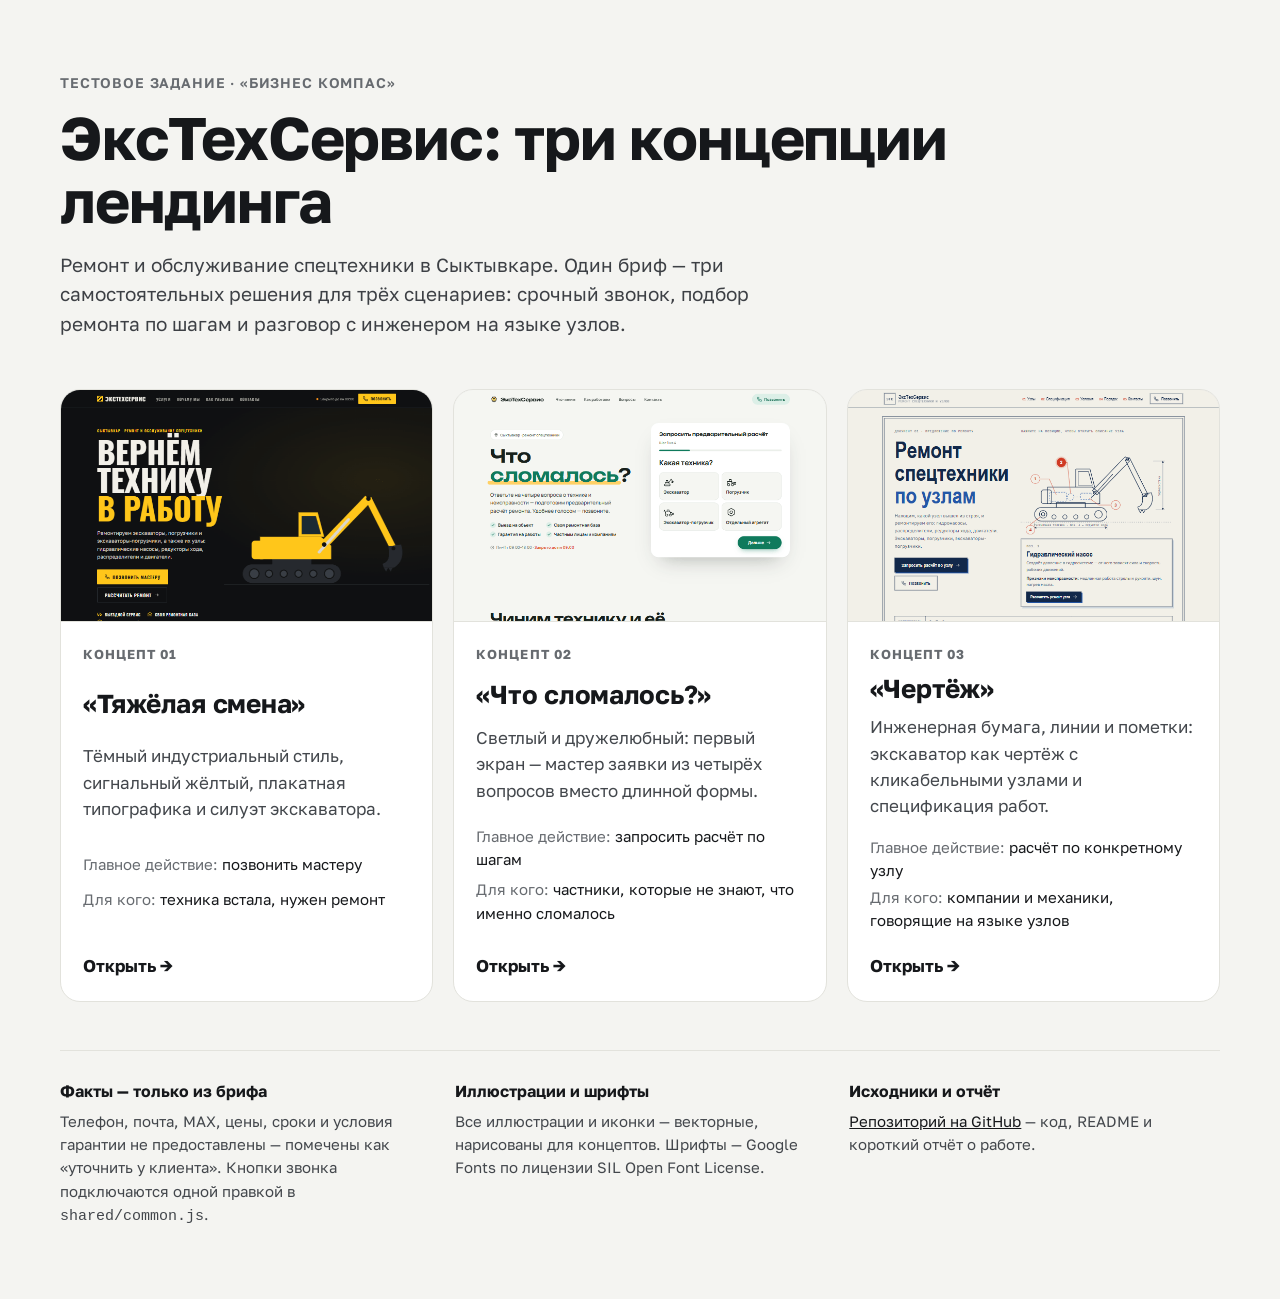
<file: index.html>
<!doctype html>
<html lang="ru">
<head>
<meta charset="utf-8">
<meta name="viewport" content="width=device-width, initial-scale=1">
<title>ЭксТехСервис — три концепции лендинга</title>
<meta name="description" content="Тестовое задание: три разные концепции одностраничного сайта для сервиса по ремонту спецтехники «ЭксТехСервис».">
<link rel="preconnect" href="https://fonts.googleapis.com">
<link rel="preconnect" href="https://fonts.gstatic.com" crossorigin>
<link href="https://fonts.googleapis.com/css2?family=Golos+Text:wght@400;500;600;700&display=swap" rel="stylesheet">
<style>
  :root { --bg: #f4f4f1; --card: #fff; --ink: #16181b; --muted: #676b70; --line: #e2e2dc; }
  * { box-sizing: border-box; }
  body { margin: 0; background: var(--bg); color: var(--ink); font: 400 17px/1.55 "Golos Text", system-ui, sans-serif; overflow-x: clip; }
  .wrap { max-width: 1240px; margin-inline: auto; padding: clamp(32px, 6vw, 72px) clamp(16px, 4vw, 40px); }
  .eyebrow { margin: 0; font-size: 14px; font-weight: 600; letter-spacing: .06em; text-transform: uppercase; color: var(--muted); }
  h1 { margin: 12px 0 0; font-size: clamp(34px, 5vw, 60px); line-height: 1.05; letter-spacing: -.02em; }
  .lead { max-width: 760px; margin: 18px 0 0; font-size: 19px; color: #3d4045; }
  .grid { display: grid; grid-template-columns: repeat(3, minmax(0, 1fr)); gap: 20px; margin-top: clamp(32px, 4vw, 56px); }
  .card { display: flex; flex-direction: column; border-radius: 20px; overflow: hidden; background: var(--card); border: 1px solid var(--line); text-decoration: none; color: inherit; transition: transform .25s, box-shadow .25s; }
  .card:hover { transform: translateY(-4px); box-shadow: 0 30px 60px -36px rgba(0, 0, 0, .45); }
  .card img { display: block; width: 100%; height: auto; aspect-ratio: 16 / 10; object-fit: cover; object-position: top; border-bottom: 1px solid var(--line); background: #ddd; }
  .card__body { display: grid; gap: 10px; padding: 22px; flex: 1; }
  .card__no { font-size: 13px; font-weight: 700; letter-spacing: .08em; text-transform: uppercase; color: var(--muted); }
  .card h2 { margin: 0; font-size: 26px; line-height: 1.15; letter-spacing: -.01em; }
  .card p { margin: 0; color: #43474c; }
  .card dl { margin: 6px 0 0; display: grid; gap: 4px; font-size: 15px; }
  .card dt { display: inline; color: var(--muted); }
  .card dd { display: inline; margin: 0; }
  .card__open { margin-top: auto; padding-top: 10px; font-weight: 700; }
  .notes { margin-top: 48px; padding-top: 28px; border-top: 1px solid var(--line); display: grid; grid-template-columns: repeat(3, minmax(0, 1fr)); gap: 24px; font-size: 15px; color: #43474c; }
  .notes h3 { margin: 0 0 6px; font-size: 16px; color: var(--ink); }
  .notes p { margin: 0; }
  .notes a { color: var(--ink); }
  @media (max-width: 960px) { .grid, .notes { grid-template-columns: 1fr; } }
</style>
</head>
<body>
<main class="wrap">
  <p class="eyebrow">Тестовое задание · «Бизнес компас»</p>
  <h1>ЭксТехСервис: три концепции лендинга</h1>
  <p class="lead">Ремонт и обслуживание спецтехники в Сыктывкаре. Один бриф — три самостоятельных решения для трёх сценариев: срочный звонок, подбор ремонта по шагам и разговор с инженером на языке узлов.</p>

  <div class="grid">
    <a class="card" href="concept-01/">
      <img src="docs/thumb-01.png" alt="Первый экран концепта 01: тёмный индустриальный стиль, крупный заголовок «Вернём технику в работу» и экскаватор" width="1440" height="900">
      <div class="card__body">
        <span class="card__no">Концепт 01</span>
        <h2>«Тяжёлая смена»</h2>
        <p>Тёмный индустриальный стиль, сигнальный жёлтый, плакатная типографика и силуэт экскаватора.</p>
        <dl><div><dt>Главное действие: </dt><dd>позвонить мастеру</dd></div><div><dt>Для кого: </dt><dd>техника встала, нужен ремонт</dd></div></dl>
        <span class="card__open">Открыть →</span>
      </div>
    </a>
    <a class="card" href="concept-02/">
      <img src="docs/thumb-02.png" alt="Первый экран концепта 02: светлый дизайн, заголовок «Что сломалось?» и мастер заявки из четырёх шагов" width="1440" height="900">
      <div class="card__body">
        <span class="card__no">Концепт 02</span>
        <h2>«Что сломалось?»</h2>
        <p>Светлый и дружелюбный: первый экран — мастер заявки из четырёх вопросов вместо длинной формы.</p>
        <dl><div><dt>Главное действие: </dt><dd>запросить расчёт по шагам</dd></div><div><dt>Для кого: </dt><dd>частники, которые не знают, что именно сломалось</dd></div></dl>
        <span class="card__open">Открыть →</span>
      </div>
    </a>
    <a class="card" href="concept-03/">
      <img src="docs/thumb-03.png" alt="Первый экран концепта 03: инженерный чертёж экскаватора с позициями узлов на бумаге в клетку" width="1440" height="900">
      <div class="card__body">
        <span class="card__no">Концепт 03</span>
        <h2>«Чертёж»</h2>
        <p>Инженерная бумага, линии и пометки: экскаватор как чертёж с кликабельными узлами и спецификация работ.</p>
        <dl><div><dt>Главное действие: </dt><dd>расчёт по конкретному узлу</dd></div><div><dt>Для кого: </dt><dd>компании и механики, говорящие на языке узлов</dd></div></dl>
        <span class="card__open">Открыть →</span>
      </div>
    </a>
  </div>

  <div class="notes">
    <div><h3>Факты — только из брифа</h3><p>Телефон, почта, MAX, цены, сроки и условия гарантии не предоставлены — помечены как «уточнить у клиента». Кнопки звонка подключаются одной правкой в <code>shared/common.js</code>.</p></div>
    <div><h3>Иллюстрации и шрифты</h3><p>Все иллюстрации и иконки — векторные, нарисованы для концептов. Шрифты — Google Fonts по лицензии SIL Open Font License.</p></div>
    <div><h3>Исходники и отчёт</h3><p><a href="https://github.com/ArtemPustunniy/extech-concepts">Репозиторий на GitHub</a> — код, README и короткий отчёт о работе.</p></div>
  </div>
</main>
</body>
</html>
</file>
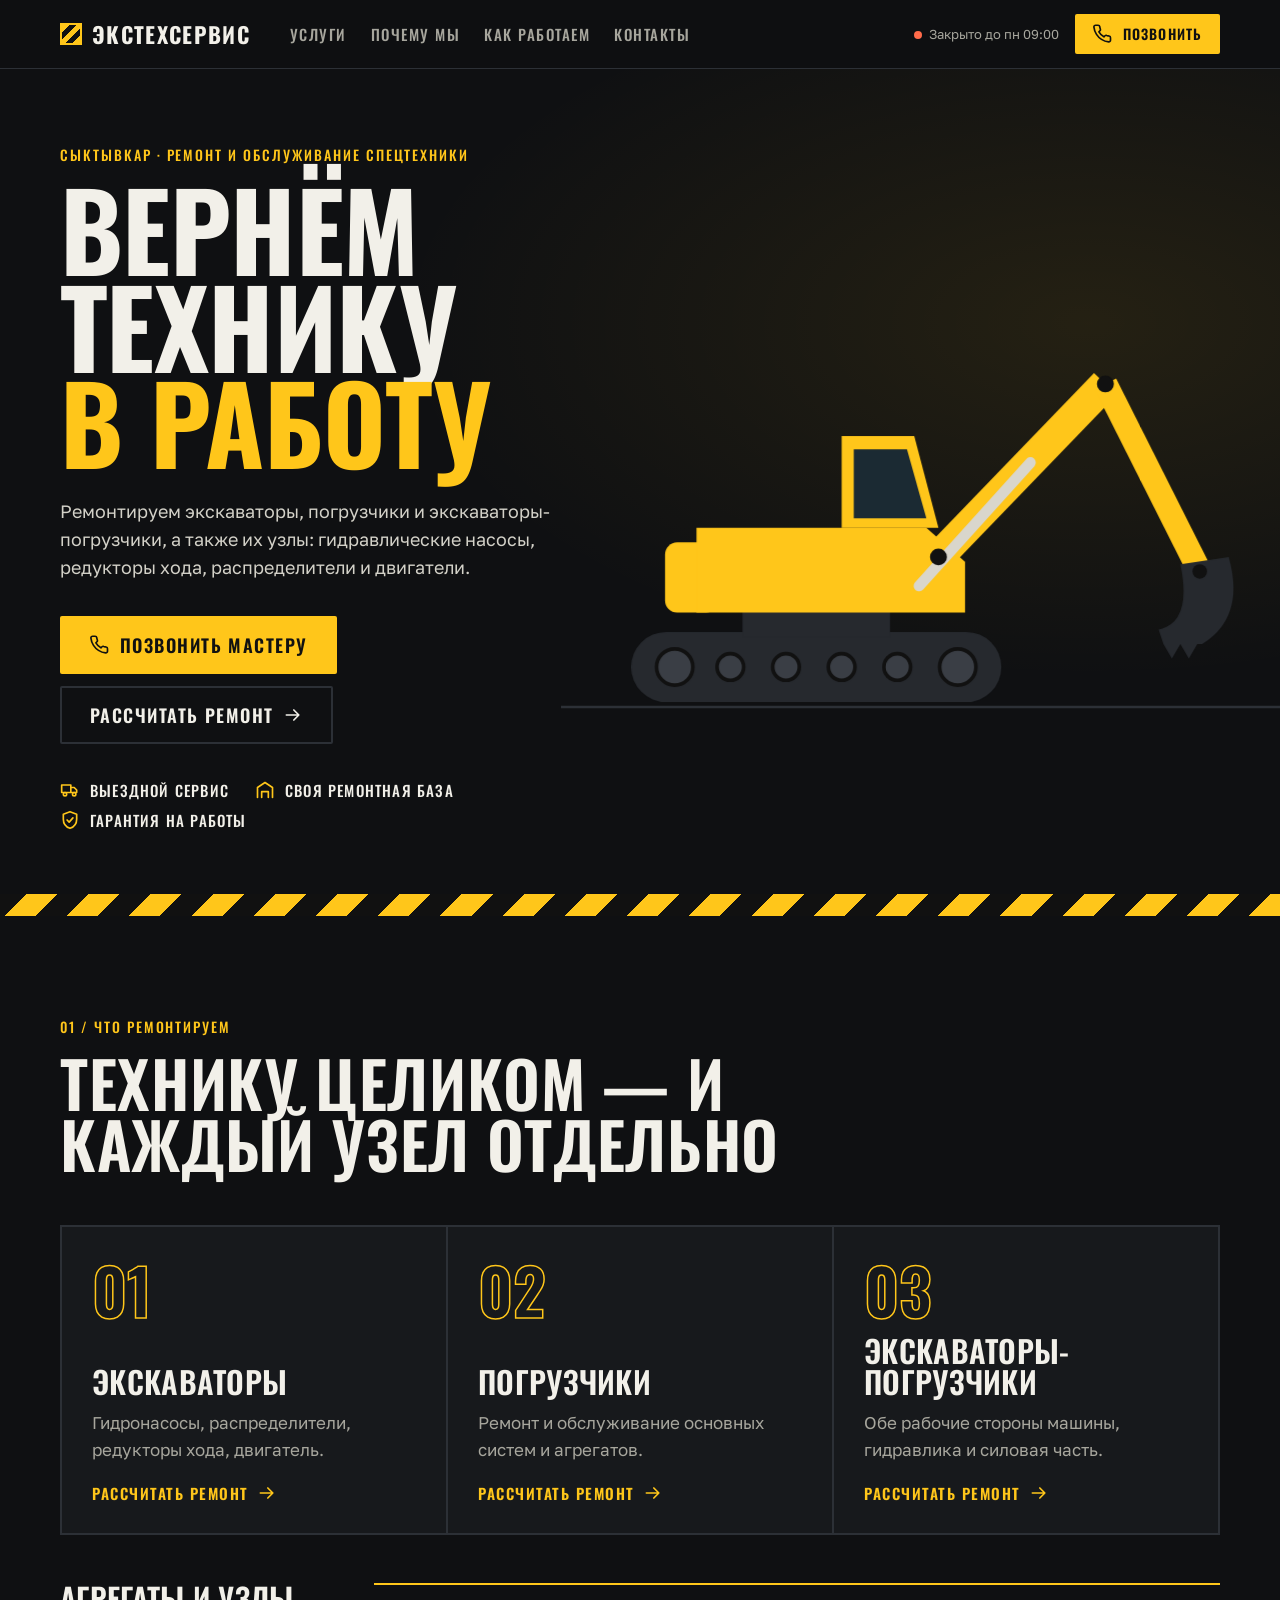
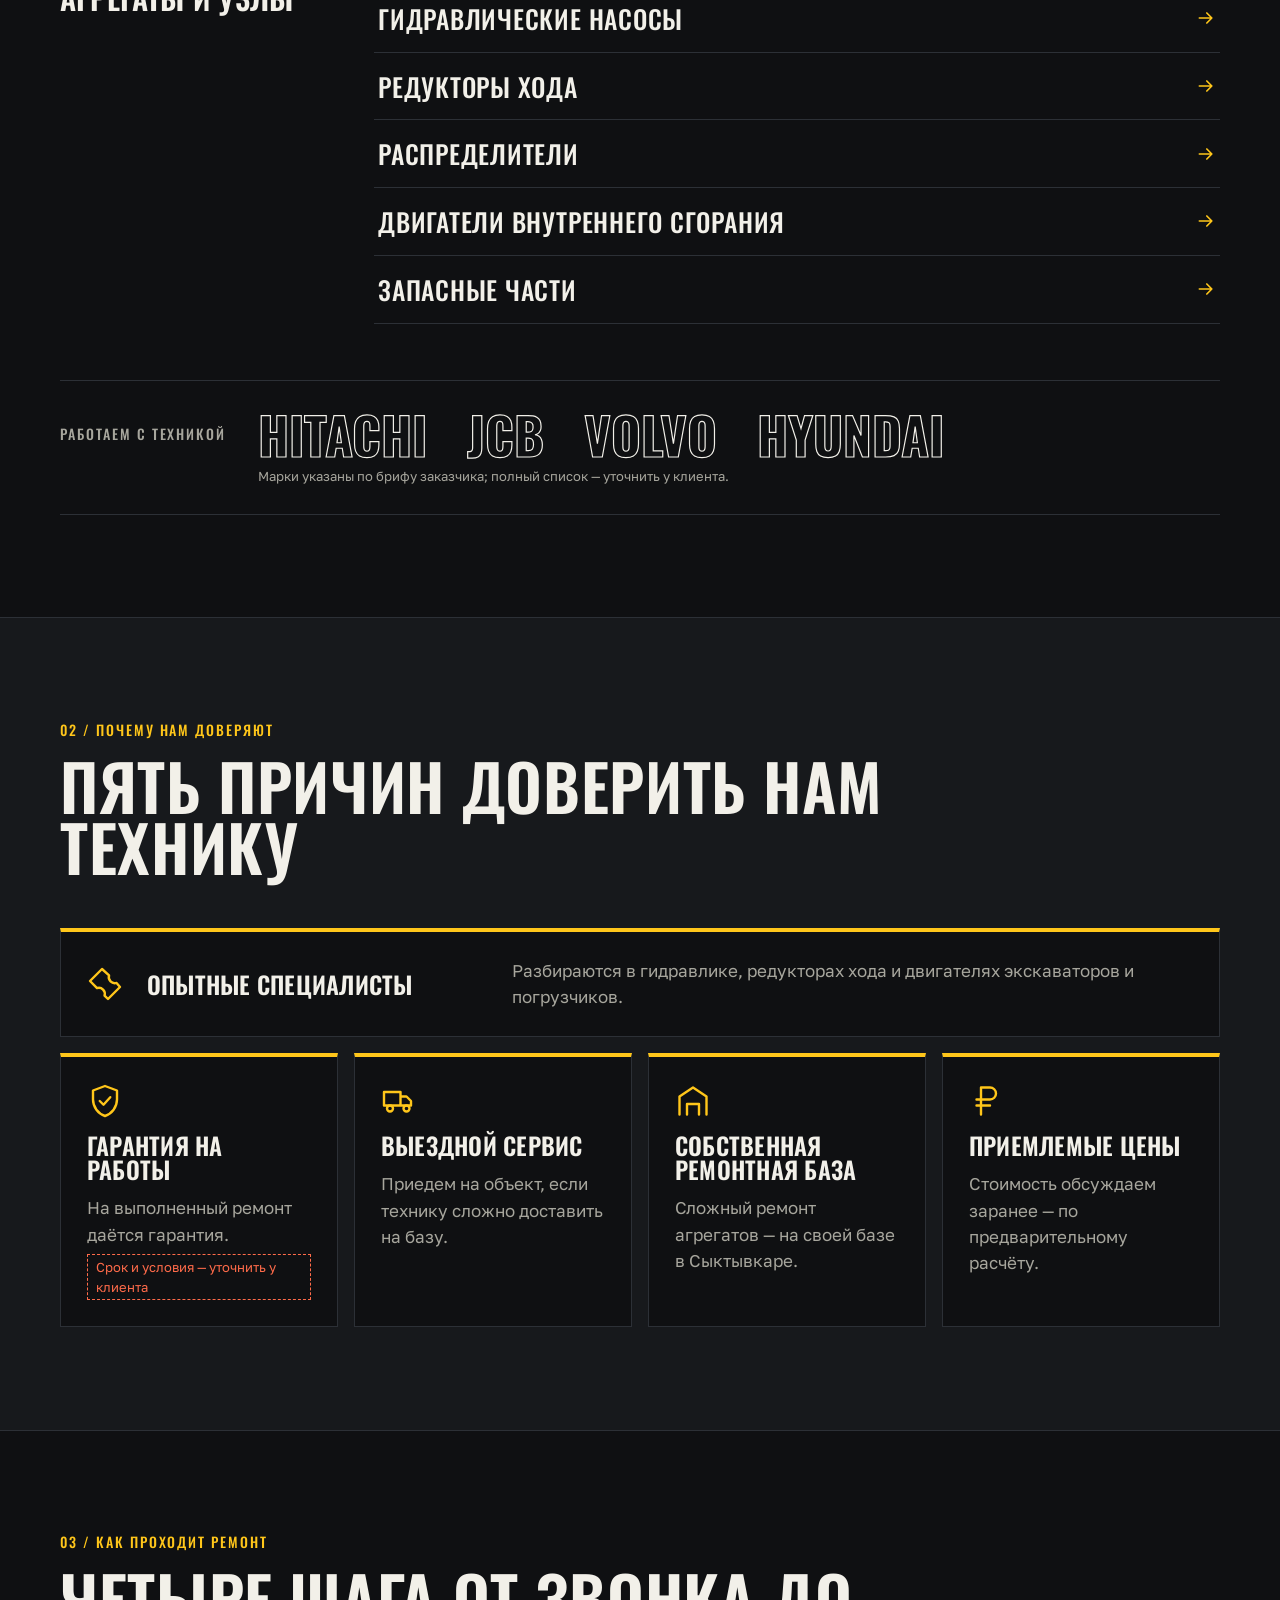
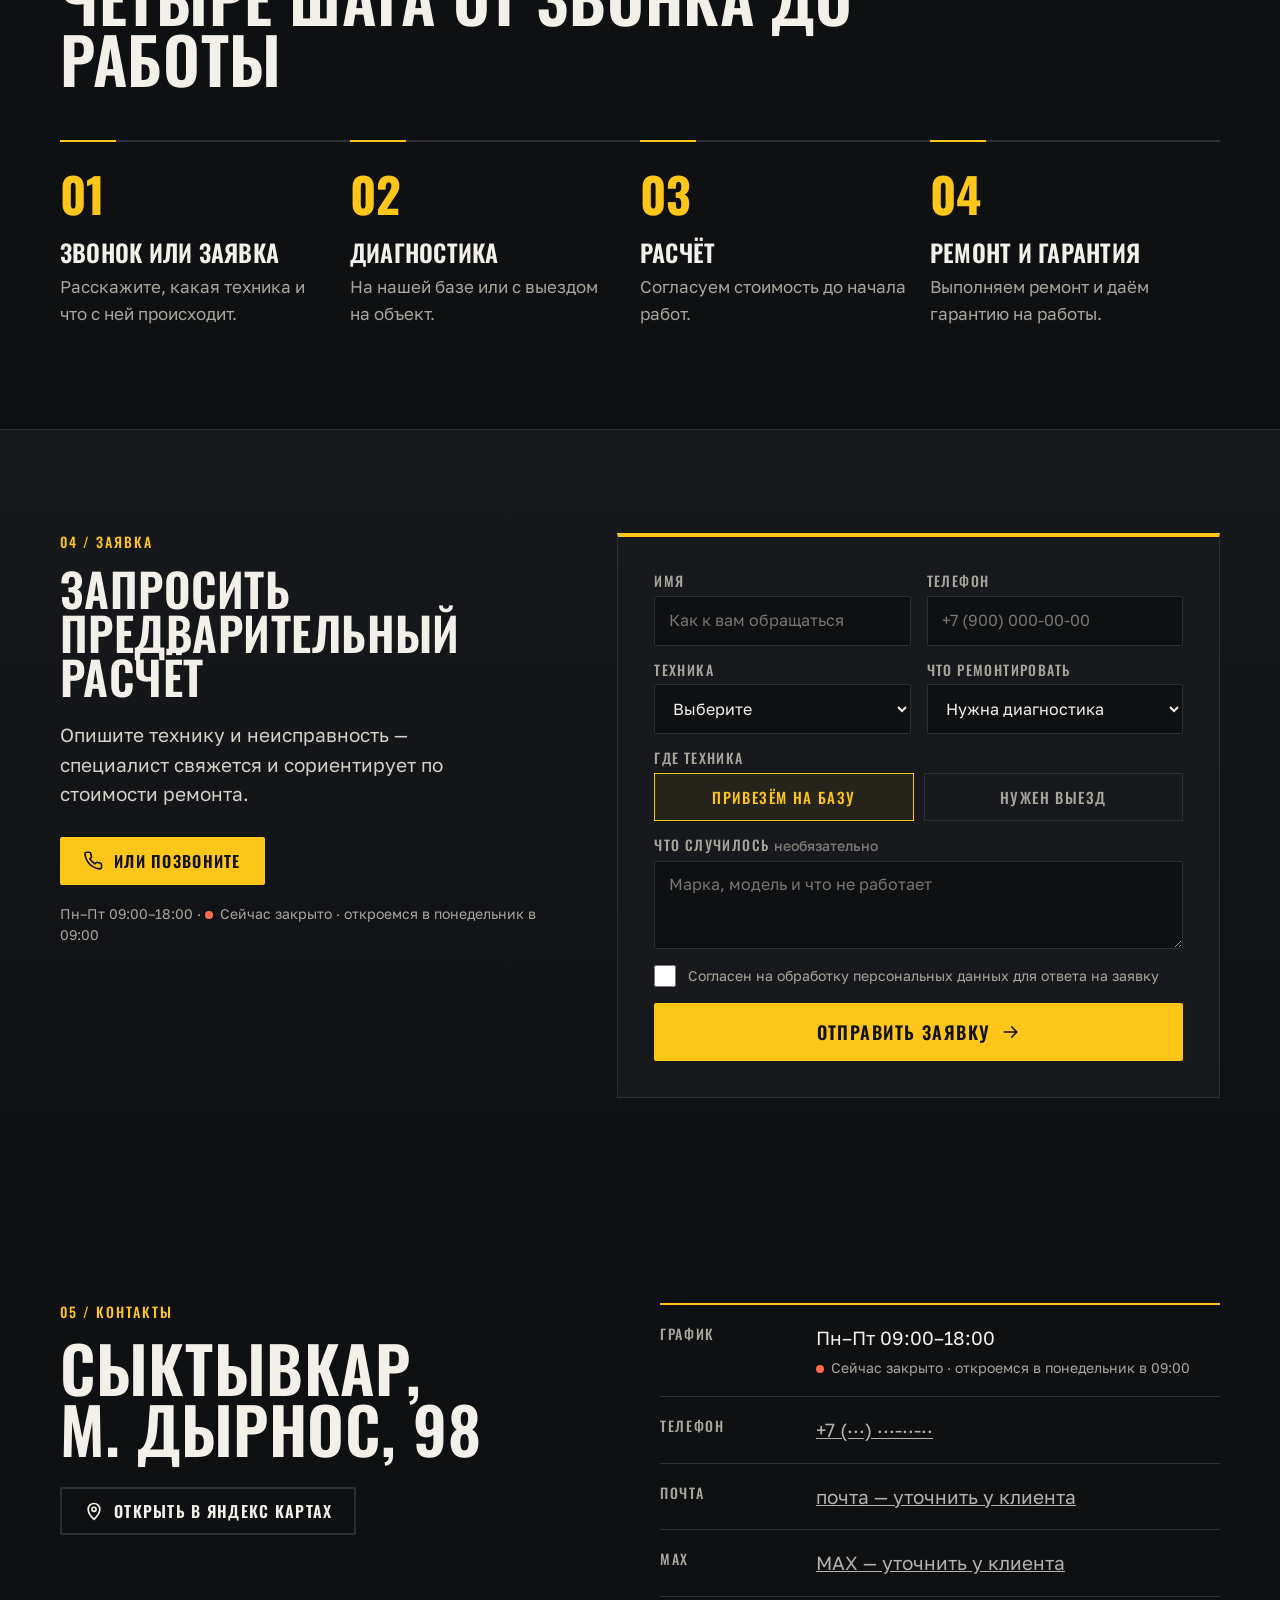
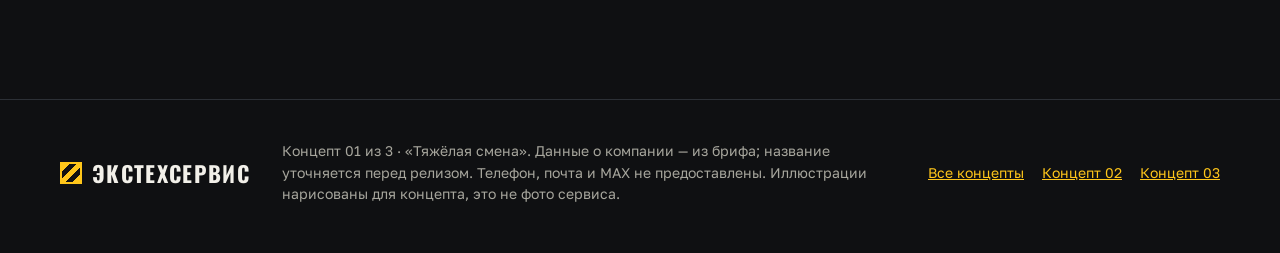
<file: concept-01/index.html>
<!doctype html>
<html lang="ru">
<head>
<meta charset="utf-8">
<meta name="viewport" content="width=device-width, initial-scale=1">
<title>ЭксТехСервис — ремонт спецтехники и узлов в Сыктывкаре · Концепт 01</title>
<meta name="description" content="Ремонт и обслуживание экскаваторов, погрузчиков, гидравлики, редукторов хода и двигателей в Сыктывкаре. Выездной сервис, собственная ремонтная база, гарантия на работы.">
<link rel="preconnect" href="https://fonts.googleapis.com">
<link rel="preconnect" href="https://fonts.gstatic.com" crossorigin>
<link href="https://fonts.googleapis.com/css2?family=Oswald:wght@500;600;700&family=Golos+Text:wght@400;500;600&display=swap" rel="stylesheet">
<link rel="stylesheet" href="../shared/common.css">
<link rel="stylesheet" href="style.css">
</head>
<body>

<svg width="0" height="0" style="position:absolute" aria-hidden="true">
  <defs>
    <symbol id="i-phone" viewBox="0 0 24 24"><path d="M21 16.5v3a2 2 0 0 1-2.2 2 19.8 19.8 0 0 1-8.6-3.1 19.5 19.5 0 0 1-6-6A19.8 19.8 0 0 1 1.1 3.7 2 2 0 0 1 3.1 1.5h3a2 2 0 0 1 2 1.7c.1 1 .4 1.9.7 2.8a2 2 0 0 1-.5 2.1L7.1 9.4a16 16 0 0 0 6 6l1.3-1.3a2 2 0 0 1 2.1-.4c.9.3 1.8.6 2.8.7a2 2 0 0 1 1.7 2Z"/></symbol>
    <symbol id="i-arrow" viewBox="0 0 24 24"><path d="M4 12h15M13 6l6 6-6 6"/></symbol>
    <symbol id="i-truck" viewBox="0 0 24 24"><path d="M2 6h11v9H2zM13 9h4l3 3v3h-7"/><circle cx="6" cy="17" r="2"/><circle cx="17" cy="17" r="2"/></symbol>
    <symbol id="i-base" viewBox="0 0 24 24"><path d="M3 21V9l9-6 9 6v12"/><path d="M8 21v-7h8v7"/></symbol>
    <symbol id="i-shield" viewBox="0 0 24 24"><path d="M12 2 4 5v6c0 5 3.4 9.4 8 11 4.6-1.6 8-6 8-11V5Z"/><path d="m8.5 12 2.5 2.5 4.5-5"/></symbol>
    <symbol id="i-wrench" viewBox="0 0 24 24"><path d="M14.7 6.3a4 4 0 0 0 5 5L22 14l-8 8-2.3-2.3a4 4 0 0 0-5-5L2 10l8-8Z"/></symbol>
    <symbol id="i-rub" viewBox="0 0 24 24"><path d="M8 21V3h6a4 4 0 0 1 0 8H5M5 15h9"/></symbol>
    <symbol id="i-pin" viewBox="0 0 24 24"><path d="M12 22s7-6.3 7-12a7 7 0 0 0-14 0c0 5.7 7 12 7 12Z"/><circle cx="12" cy="10" r="2.5"/></symbol>
  </defs>
</svg>

<a class="skip" href="#main">К содержимому</a>

<header class="top">
  <div class="wrap top__in">
    <a class="logo" href="#main" aria-label="ЭксТехСервис — в начало">
      <span class="logo__mark" aria-hidden="true"></span>ЭКСТЕХСЕРВИС
    </a>
    <nav class="nav" aria-label="Разделы">
      <a href="#services">Услуги</a>
      <a href="#why">Почему мы</a>
      <a href="#process">Как работаем</a>
      <a href="#contacts">Контакты</a>
    </nav>
    <div class="top__right">
      <span class="status" data-schedule-status="short">Пн–Пт 09:00–18:00</span>
      <a class="btn btn--yellow btn--sm" href="#request" data-contact-link="phone"><svg class="ico" aria-hidden="true"><use href="#i-phone"/></svg>Позвонить</a>
    </div>
  </div>
</header>

<main id="main">

  <section class="hero">
    <div class="wrap hero__grid">
      <div class="hero__copy">
        <p class="kicker">Сыктывкар · ремонт и обслуживание спецтехники</p>
        <h1 class="hero__title">Вернём технику <span>в работу</span></h1>
        <p class="hero__lead">Ремонтируем экскаваторы, погрузчики и экскаваторы-погрузчики, а также их узлы: гидравлические насосы, редукторы хода, распределители и двигатели.</p>
        <div class="hero__actions">
          <a class="btn btn--yellow btn--lg" href="#request" data-contact-link="phone"><svg class="ico" aria-hidden="true"><use href="#i-phone"/></svg>Позвонить мастеру</a>
          <a class="btn btn--ghost btn--lg" href="#request">Рассчитать ремонт<svg class="ico" aria-hidden="true"><use href="#i-arrow"/></svg></a>
        </div>
        <ul class="hero__proof">
          <li><svg class="ico" aria-hidden="true"><use href="#i-truck"/></svg>Выездной сервис</li>
          <li><svg class="ico" aria-hidden="true"><use href="#i-base"/></svg>Своя ремонтная база</li>
          <li><svg class="ico" aria-hidden="true"><use href="#i-shield"/></svg>Гарантия на работы</li>
        </ul>
      </div>

      <figure class="hero__art" aria-hidden="true">
        <svg viewBox="0 0 640 420" class="excavator">
          <g class="excavator__machine">
            <rect class="ex-dark" x="58" y="300" width="306" height="58" rx="29"/>
            <g class="ex-wheels">
              <circle cx="94" cy="329" r="15"/><circle cx="140" cy="329" r="11"/><circle cx="186" cy="329" r="11"/>
              <circle cx="232" cy="329" r="11"/><circle cx="278" cy="329" r="11"/><circle cx="328" cy="329" r="15"/>
            </g>
            <rect class="ex-dark" x="150" y="280" width="122" height="24"/>
            <rect class="ex-yellow" x="86" y="226" width="44" height="58" rx="10"/>
            <polygon class="ex-yellow" points="112,284 112,214 302,214 334,242 334,284"/>
            <polygon class="ex-yellow" points="232,214 232,138 292,138 312,214"/>
            <polygon class="ex-glass" points="242,149 286,149 302,206 242,206"/>
            <polygon class="ex-yellow" points="302.6,229 440.6,86 459.4,104 321.4,247"/>
            <polygon class="ex-yellow" points="441.1,99.5 458.9,90.5 536.9,245.5 519.1,254.5"/>
            <line class="ex-rod" x1="296" y1="262" x2="388" y2="160"/>
            <path class="ex-dark" d="M512 244 L552 238 Q566 288 530 310 L498 310 L494 298 Q522 292 512 244 Z"/>
            <path class="ex-dark" d="M498 310 l7 12 l7 -12 Z M512 310 l7 12 l7 -12 Z"/>
            <circle class="ex-pin" cx="450" cy="95" r="7"/><circle class="ex-pin" cx="312" cy="238" r="7"/><circle class="ex-pin" cx="528" cy="250" r="6"/>
          </g>
          <line class="ground" x1="0" y1="362" x2="640" y2="362"/>
        </svg>
        <figcaption class="visually-hidden">Векторная иллюстрация экскаватора</figcaption>
      </figure>
    </div>
    <div class="hazard" aria-hidden="true"></div>
  </section>

  <section class="section" id="services" aria-labelledby="services-title">
    <div class="wrap">
      <div class="sec-head">
        <p class="kicker">01 / Что ремонтируем</p>
        <h2 class="sec-title" id="services-title">Технику целиком — и каждый узел отдельно</h2>
      </div>

      <div class="machines">
        <article class="machine">
          <span class="machine__no">01</span>
          <h3>Экскаваторы</h3>
          <p>Гидронасосы, распределители, редукторы хода, двигатель.</p>
          <a class="link" href="#request" data-prefill='{"machine":"Экскаватор"}'>Рассчитать ремонт<svg class="ico" aria-hidden="true"><use href="#i-arrow"/></svg></a>
        </article>
        <article class="machine">
          <span class="machine__no">02</span>
          <h3>Погрузчики</h3>
          <p>Ремонт и обслуживание основных систем и агрегатов.</p>
          <a class="link" href="#request" data-prefill='{"machine":"Погрузчик"}'>Рассчитать ремонт<svg class="ico" aria-hidden="true"><use href="#i-arrow"/></svg></a>
        </article>
        <article class="machine">
          <span class="machine__no">03</span>
          <h3>Экскаваторы-погрузчики</h3>
          <p>Обе рабочие стороны машины, гидравлика и силовая часть.</p>
          <a class="link" href="#request" data-prefill='{"machine":"Экскаватор-погрузчик"}'>Рассчитать ремонт<svg class="ico" aria-hidden="true"><use href="#i-arrow"/></svg></a>
        </article>
      </div>

      <div class="units">
        <h3 class="units__title">Агрегаты и узлы</h3>
        <ul class="units__list">
          <li><a href="#request" data-prefill='{"unit":"Гидравлический насос"}'><span>Гидравлические насосы</span><svg class="ico" aria-hidden="true"><use href="#i-arrow"/></svg></a></li>
          <li><a href="#request" data-prefill='{"unit":"Редуктор хода"}'><span>Редукторы хода</span><svg class="ico" aria-hidden="true"><use href="#i-arrow"/></svg></a></li>
          <li><a href="#request" data-prefill='{"unit":"Гидрораспределитель"}'><span>Распределители</span><svg class="ico" aria-hidden="true"><use href="#i-arrow"/></svg></a></li>
          <li><a href="#request" data-prefill='{"unit":"Двигатель"}'><span>Двигатели внутреннего сгорания</span><svg class="ico" aria-hidden="true"><use href="#i-arrow"/></svg></a></li>
          <li><a href="#request" data-prefill='{"unit":"Запасные части"}'><span>Запасные части</span><svg class="ico" aria-hidden="true"><use href="#i-arrow"/></svg></a></li>
        </ul>
      </div>

      <div class="brands" aria-label="Марки техники">
        <p class="brands__label">Работаем с техникой</p>
        <p class="brands__list"><span>Hitachi</span><span>JCB</span><span>Volvo</span><span>Hyundai</span></p>
        <p class="brands__note">Марки указаны по брифу заказчика; полный список — уточнить у клиента.</p>
      </div>
    </div>
  </section>

  <section class="section section--steel" id="why" aria-labelledby="why-title">
    <div class="wrap">
      <div class="sec-head">
        <p class="kicker">02 / Почему нам доверяют</p>
        <h2 class="sec-title" id="why-title">Пять причин доверить нам технику</h2>
      </div>
      <div class="reasons">
        <article class="reason reason--wide">
          <svg class="ico ico--big" aria-hidden="true"><use href="#i-wrench"/></svg>
          <h3>Опытные специалисты</h3>
          <p>Разбираются в гидравлике, редукторах хода и двигателях экскаваторов и погрузчиков.</p>
        </article>
        <article class="reason">
          <svg class="ico ico--big" aria-hidden="true"><use href="#i-shield"/></svg>
          <h3>Гарантия на работы</h3>
          <p>На выполненный ремонт даётся гарантия. <span class="todo">Срок и условия — уточнить у клиента</span></p>
        </article>
        <article class="reason">
          <svg class="ico ico--big" aria-hidden="true"><use href="#i-truck"/></svg>
          <h3>Выездной сервис</h3>
          <p>Приедем на объект, если технику сложно доставить на базу.</p>
        </article>
        <article class="reason">
          <svg class="ico ico--big" aria-hidden="true"><use href="#i-base"/></svg>
          <h3>Собственная ремонтная база</h3>
          <p>Сложный ремонт агрегатов — на своей базе в Сыктывкаре.</p>
        </article>
        <article class="reason">
          <svg class="ico ico--big" aria-hidden="true"><use href="#i-rub"/></svg>
          <h3>Приемлемые цены</h3>
          <p>Стоимость обсуждаем заранее — по предварительному расчёту.</p>
        </article>
      </div>
    </div>
  </section>

  <section class="section" id="process" aria-labelledby="process-title">
    <div class="wrap">
      <div class="sec-head">
        <p class="kicker">03 / Как проходит ремонт</p>
        <h2 class="sec-title" id="process-title">Четыре шага от звонка до работы</h2>
      </div>
      <ol class="steps">
        <li><span>01</span><h3>Звонок или заявка</h3><p>Расскажите, какая техника и что с ней происходит.</p></li>
        <li><span>02</span><h3>Диагностика</h3><p>На нашей базе или с выездом на объект.</p></li>
        <li><span>03</span><h3>Расчёт</h3><p>Согласуем стоимость до начала работ.</p></li>
        <li><span>04</span><h3>Ремонт и гарантия</h3><p>Выполняем ремонт и даём гарантию на работы.</p></li>
      </ol>
    </div>
  </section>

  <section class="section section--form" id="request" aria-labelledby="request-title">
    <div class="wrap request">
      <div class="request__copy">
        <p class="kicker">04 / Заявка</p>
        <h2 class="sec-title" id="request-title">Запросить предварительный расчёт</h2>
        <p class="request__lead">Опишите технику и неисправность — специалист свяжется и сориентирует по стоимости ремонта.</p>
        <a class="btn btn--yellow" href="#request" data-contact-link="phone"><svg class="ico" aria-hidden="true"><use href="#i-phone"/></svg>Или позвоните</a>
        <p class="request__hours">Пн–Пт 09:00–18:00 · <span data-schedule-status></span></p>
      </div>

      <div class="request__panel">
        <form class="form" novalidate>
          <div class="form__row">
            <div class="field">
              <label for="f-name">Имя</label>
              <input id="f-name" name="name" autocomplete="name" data-rule="name" placeholder="Как к вам обращаться">
              <p class="field__error" data-error-for="name" role="alert"></p>
            </div>
            <div class="field">
              <label for="f-phone">Телефон</label>
              <input id="f-phone" name="phone" type="tel" inputmode="tel" autocomplete="tel" data-rule="phone" placeholder="+7 (900) 000-00-00">
              <p class="field__error" data-error-for="phone" role="alert"></p>
            </div>
          </div>
          <div class="form__row">
            <div class="field">
              <label for="f-machine">Техника</label>
              <select id="f-machine" name="machine" data-rule="choice">
                <option value="">Выберите</option>
                <option>Экскаватор</option>
                <option>Погрузчик</option>
                <option>Экскаватор-погрузчик</option>
                <option>Отдельный агрегат</option>
                <option>Другое</option>
              </select>
              <p class="field__error" data-error-for="machine" role="alert"></p>
            </div>
            <div class="field">
              <label for="f-unit">Что ремонтировать</label>
              <select id="f-unit" name="unit">
                <option value="">Нужна диагностика</option>
                <option>Гидравлический насос</option>
                <option>Редуктор хода</option>
                <option>Гидрораспределитель</option>
                <option>Двигатель</option>
                <option>Запасные части</option>
                <option>Другое</option>
              </select>
            </div>
          </div>
          <fieldset class="field field--radios">
            <legend>Где техника</legend>
            <label class="radio"><input type="radio" name="place" value="Привезём на базу" checked><span>Привезём на базу</span></label>
            <label class="radio"><input type="radio" name="place" value="Нужен выезд"><span>Нужен выезд</span></label>
          </fieldset>
          <div class="field">
            <label for="f-comment">Что случилось <span class="opt">необязательно</span></label>
            <textarea id="f-comment" name="comment" rows="3" placeholder="Марка, модель и что не работает"></textarea>
          </div>
          <label class="check">
            <input type="checkbox" name="consent" data-rule="consent">
            <span>Согласен на обработку персональных данных для ответа на заявку</span>
          </label>
          <p class="field__error" data-error-for="consent" role="alert"></p>
          <button class="btn btn--yellow btn--block btn--lg" type="submit">Отправить заявку<svg class="ico" aria-hidden="true"><use href="#i-arrow"/></svg></button>
        </form>

        <div class="success" data-success hidden tabindex="-1">
          <p class="success__title">Заявка сформирована</p>
          <p class="success__summary" data-summary></p>
          <p class="success__note">Это демонстрационная форма: в рабочей версии заявка уйдёт в MAX или на почту компании.</p>
          <button type="button" class="btn btn--ghost" data-again>Новая заявка</button>
        </div>
      </div>
    </div>
  </section>

  <section class="section contacts" id="contacts" aria-labelledby="contacts-title">
    <div class="wrap contacts__grid">
      <div>
        <p class="kicker">05 / Контакты</p>
        <h2 class="sec-title" id="contacts-title">Сыктывкар, м.&nbsp;Дырнос,&nbsp;98</h2>
        <a class="btn btn--ghost" href="https://yandex.ru/maps/?text=%D0%A1%D1%8B%D0%BA%D1%82%D1%8B%D0%B2%D0%BA%D0%B0%D1%80%2C%20%D0%BC.%20%D0%94%D1%8B%D1%80%D0%BD%D0%BE%D1%81%2C%2098" target="_blank" rel="noopener"><svg class="ico" aria-hidden="true"><use href="#i-pin"/></svg>Открыть в Яндекс Картах</a>
      </div>
      <dl class="contacts__list">
        <div><dt>График</dt><dd>Пн–Пт 09:00–18:00<small data-schedule-status></small></dd></div>
        <div><dt>Телефон</dt><dd><a href="#request" data-contact-link="phone" data-contact="phone"></a></dd></div>
        <div><dt>Почта</dt><dd><a href="#request" data-contact-link="email" data-contact="email"></a></dd></div>
        <div><dt>MAX</dt><dd><a href="#request" data-contact-link="max" data-contact="max"></a></dd></div>
      </dl>
    </div>
  </section>
</main>

<footer class="foot">
  <div class="wrap foot__in">
    <a class="logo" href="#main"><span class="logo__mark" aria-hidden="true"></span>ЭКСТЕХСЕРВИС</a>
    <p>Концепт 01 из 3 · «Тяжёлая смена». Данные о компании — из брифа; название уточняется перед релизом. Телефон, почта и MAX не предоставлены. Иллюстрации нарисованы для концепта, это не фото сервиса.</p>
    <nav class="foot__nav" aria-label="Другие концепты"><a href="../">Все концепты</a><a href="../concept-02/">Концепт 02</a><a href="../concept-03/">Концепт 03</a></nav>
  </div>
</footer>

<div class="dock" aria-label="Быстрые действия">
  <a class="btn btn--yellow" href="#request" data-contact-link="phone"><svg class="ico" aria-hidden="true"><use href="#i-phone"/></svg>Позвонить</a>
  <a class="btn btn--ghost" href="#request">Расчёт</a>
</div>

<script src="../shared/common.js"></script>
<script src="script.js"></script>
</body>
</html>
</file>
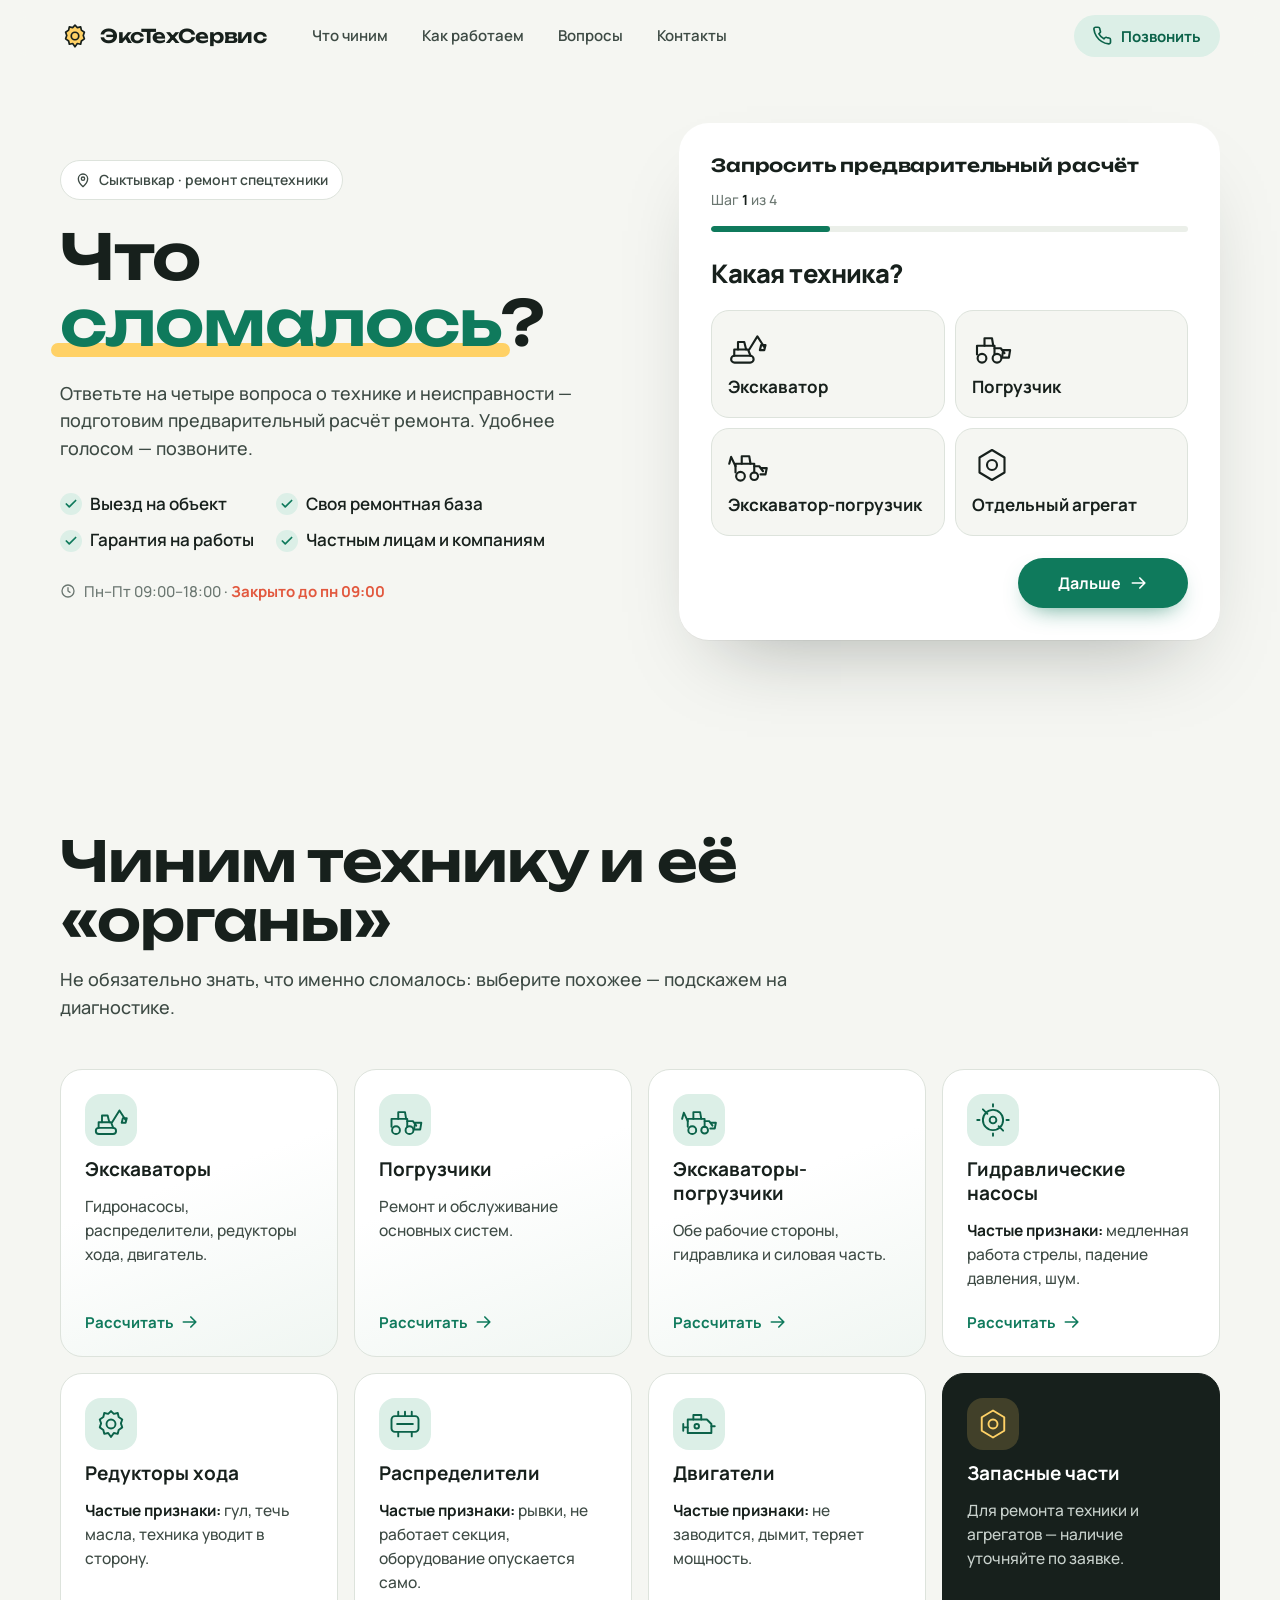
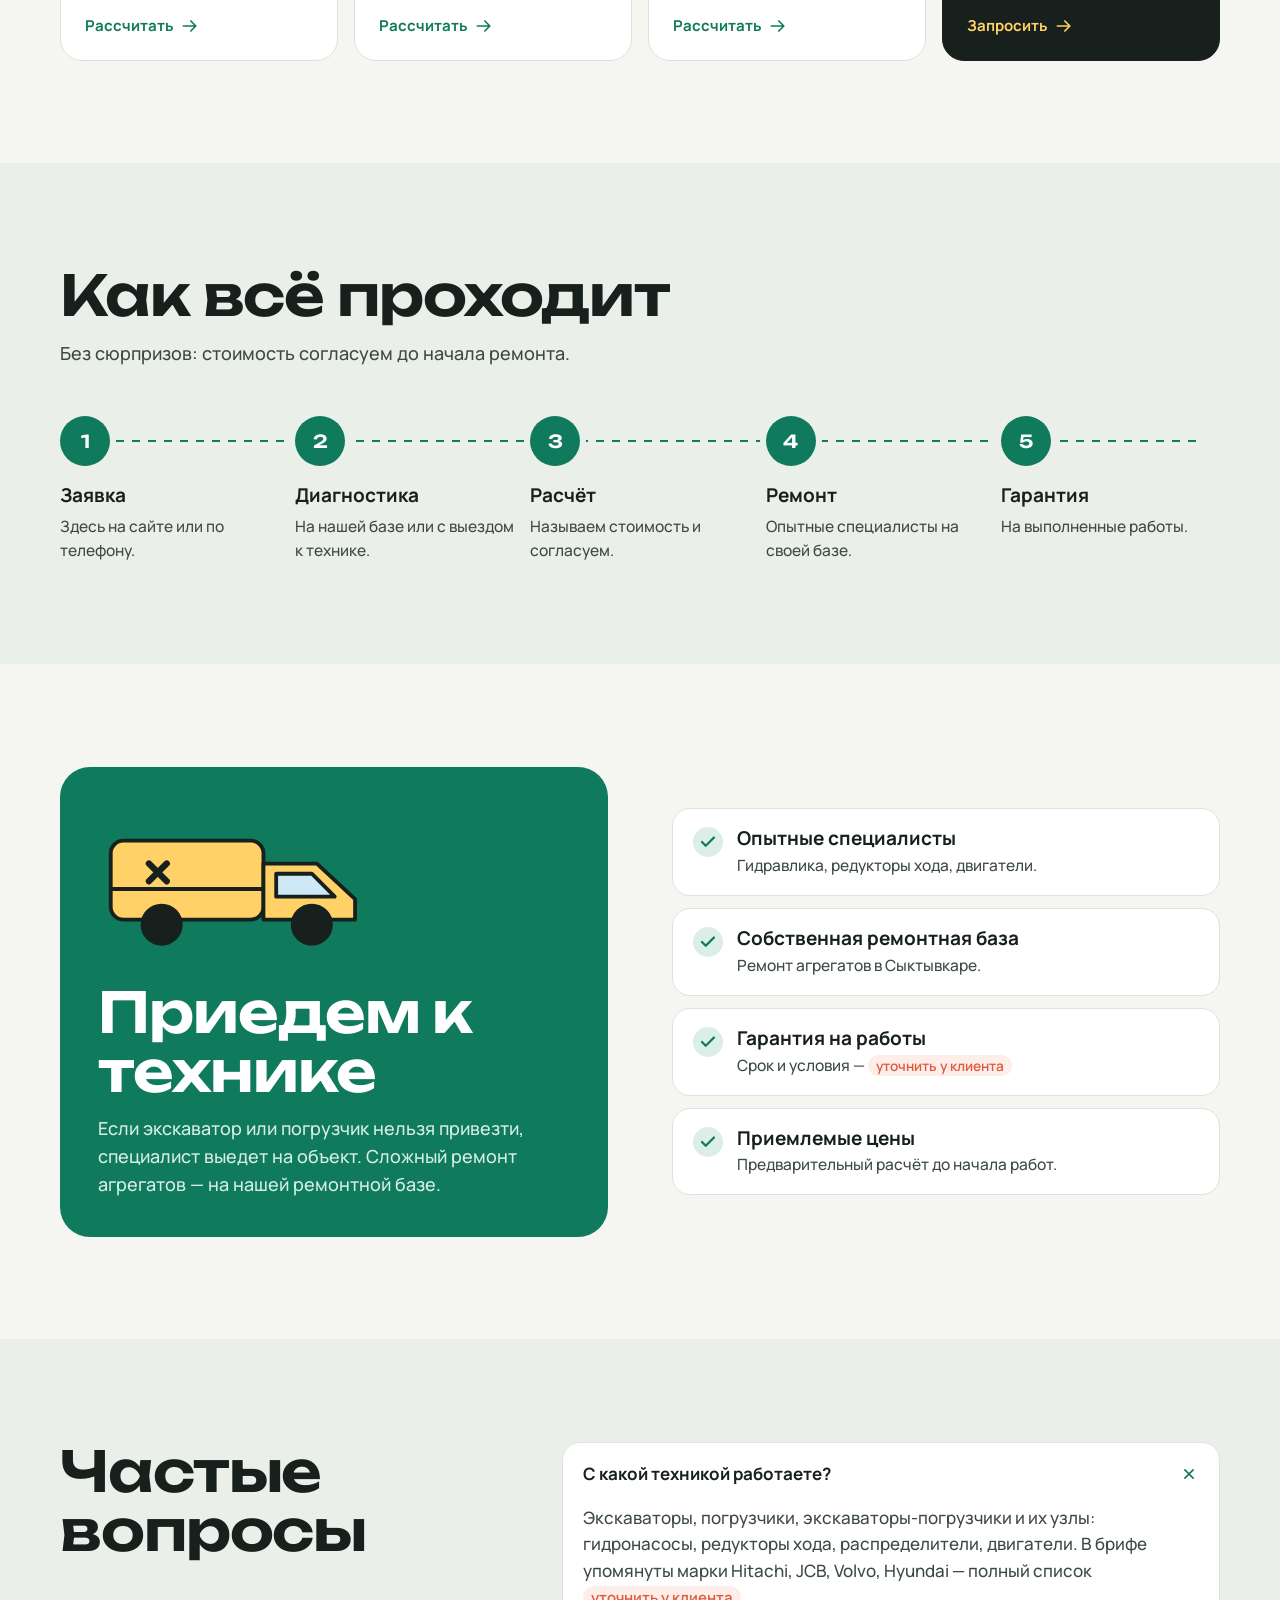
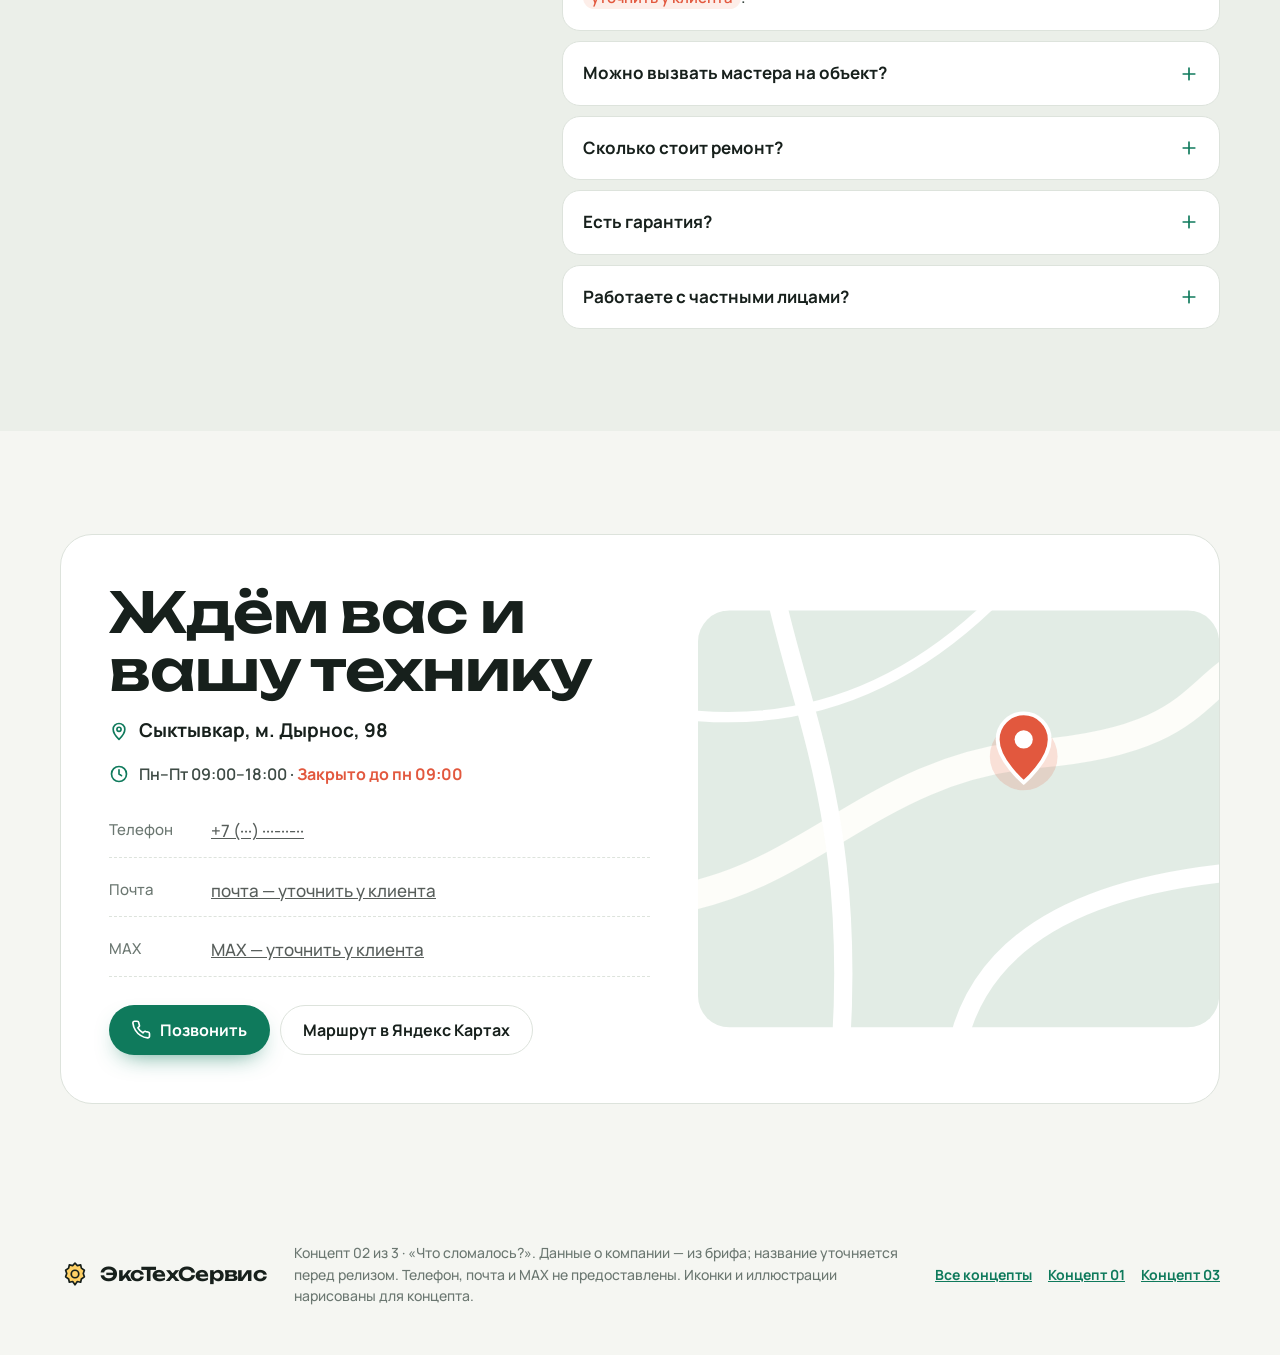
<file: concept-02/index.html>
<!doctype html>
<html lang="ru">
<head>
<meta charset="utf-8">
<meta name="viewport" content="width=device-width, initial-scale=1">
<title>ЭксТехСервис — что сломалось? Ремонт спецтехники в Сыктывкаре · Концепт 02</title>
<meta name="description" content="Опишите технику и неисправность — подготовим предварительный расчёт ремонта. Экскаваторы, погрузчики, гидронасосы, редукторы хода, распределители, двигатели. Сыктывкар.">
<link rel="preconnect" href="https://fonts.googleapis.com">
<link rel="preconnect" href="https://fonts.gstatic.com" crossorigin>
<link href="https://fonts.googleapis.com/css2?family=Unbounded:wght@500;600;700&family=Manrope:wght@400;500;600;700&display=swap" rel="stylesheet">
<link rel="stylesheet" href="../shared/common.css">
<link rel="stylesheet" href="style.css">
</head>
<body>

<svg width="0" height="0" style="position:absolute" aria-hidden="true">
  <defs>
    <symbol id="i-phone" viewBox="0 0 24 24"><path d="M21 16.5v3a2 2 0 0 1-2.2 2 19.8 19.8 0 0 1-8.6-3.1 19.5 19.5 0 0 1-6-6A19.8 19.8 0 0 1 1.1 3.7 2 2 0 0 1 3.1 1.5h3a2 2 0 0 1 2 1.7c.1 1 .4 1.9.7 2.8a2 2 0 0 1-.5 2.1L7.1 9.4a16 16 0 0 0 6 6l1.3-1.3a2 2 0 0 1 2.1-.4c.9.3 1.8.6 2.8.7a2 2 0 0 1 1.7 2Z"/></symbol>
    <symbol id="i-check" viewBox="0 0 24 24"><path d="M20 6 9 17l-5-5"/></symbol>
    <symbol id="i-left" viewBox="0 0 24 24"><path d="M20 12H5M11 6l-6 6 6 6"/></symbol>
    <symbol id="i-right" viewBox="0 0 24 24"><path d="M4 12h15M13 6l6 6-6 6"/></symbol>
    <symbol id="i-pin" viewBox="0 0 24 24"><path d="M12 22s7-6.3 7-12a7 7 0 0 0-14 0c0 5.7 7 12 7 12Z"/><circle cx="12" cy="10" r="2.5"/></symbol>
    <symbol id="i-clock" viewBox="0 0 24 24"><circle cx="12" cy="12" r="9"/><path d="M12 7v5l3 2"/></symbol>
    <symbol id="i-plus" viewBox="0 0 24 24"><path d="M12 5v14M5 12h14"/></symbol>
    <!-- иконки техники и узлов: нарисованы для концепта -->
    <symbol id="t-excavator" viewBox="0 0 32 32"><rect x="2.5" y="23" width="18" height="5.5" rx="2.75"/><path d="M5 23v-5h11l2 5"/><path d="M8 18v-6h5l1.5 6"/><path d="M17 18 23.5 7.5 29 16"/><path d="M26.5 14.5h3.5l-1 4h-3.5Z"/></symbol>
    <symbol id="t-loader" viewBox="0 0 32 32"><circle cx="8" cy="25" r="3.5"/><circle cx="20" cy="25" r="3.5"/><path d="M4 22v-7h14v7"/><path d="M10 15V9h6l1 6"/><path d="M18 17h5l3 4"/><path d="M25 18.5h5.5l-1 6H24Z"/></symbol>
    <symbol id="t-backhoe" viewBox="0 0 32 32"><circle cx="10" cy="25" r="3.5"/><circle cx="21" cy="25" r="3"/><path d="M6 22v-7h15v7"/><path d="M11 15V9h6l1 6"/><path d="M21 17h4l3 4"/><path d="M26.5 18.5H31l-1 5h-4"/><path d="M6 17 2.5 9.5 1 15"/></symbol>
    <symbol id="t-pump" viewBox="0 0 32 32"><circle cx="16" cy="16" r="9"/><circle cx="16" cy="16" r="3"/><path d="M16 4V2M16 30v-2M2 16h2M28 16h2"/><path d="M11 10.5 7 6.5M21 21.5l4 4"/></symbol>
    <symbol id="t-gear" viewBox="0 0 32 32"><path d="M16 4.5 18.5 7l3.5-.8.8 3.5L26 12l-1.2 3.4L26 19l-3.2 2.3-.8 3.5-3.5-.8L16 27.5 13.5 24l-3.5.8-.8-3.5L6 19l1.2-3.6L6 12l3.2-2.3.8-3.5 3.5.8Z"/><circle cx="16" cy="16" r="4"/></symbol>
    <symbol id="t-valve" viewBox="0 0 32 32"><rect x="4" y="9" width="24" height="14" rx="3"/><path d="M10 9V5M16 9V5M22 9V5M10 23v4M22 23v4"/><path d="M9 16h14"/></symbol>
    <symbol id="t-engine" viewBox="0 0 32 32"><path d="M6 12h17l4 4v8H6Z"/><path d="M11 12V8h7v4"/><path d="M2 16v6M6 19H2"/><path d="M27 18h3"/><circle cx="14" cy="18" r="2"/></symbol>
    <symbol id="t-parts" viewBox="0 0 32 32"><path d="m16 4 10 6v12l-10 6-10-6V10Z"/><circle cx="16" cy="16" r="4"/></symbol>
    <symbol id="t-question" viewBox="0 0 32 32"><circle cx="16" cy="16" r="12"/><path d="M12.5 12.5a3.5 3.5 0 1 1 5 3.2c-1 .5-1.5 1.3-1.5 2.3v1"/><circle cx="16" cy="23" r=".6"/></symbol>
    <symbol id="t-base" viewBox="0 0 32 32"><path d="M4 27V12l12-8 12 8v15"/><path d="M10 27v-9h12v9"/></symbol>
    <symbol id="t-van" viewBox="0 0 32 32"><path d="M2 9h17v13H2Z"/><path d="M19 13h6l5 5v4H19"/><circle cx="8" cy="24" r="2.5"/><circle cx="24" cy="24" r="2.5"/></symbol>
  </defs>
</svg>

<a class="skip" href="#main">К содержимому</a>

<header class="top">
  <div class="wrap top__in">
    <a class="logo" href="#main" aria-label="ЭксТехСервис — в начало">
      <svg class="logo__ico" aria-hidden="true"><use href="#t-gear"/></svg>ЭксТехСервис
    </a>
    <nav class="nav" aria-label="Разделы">
      <a href="#services">Что чиним</a>
      <a href="#process">Как работаем</a>
      <a href="#faq">Вопросы</a>
      <a href="#contacts">Контакты</a>
    </nav>
    <a class="btn btn--soft btn--sm top__call" href="#request" data-contact-link="phone"><svg class="ico" aria-hidden="true"><use href="#i-phone"/></svg><span>Позвонить</span></a>
  </div>
</header>

<main id="main">

  <section class="hero">
    <div class="wrap hero__grid">
      <div class="hero__copy">
        <p class="chip"><svg class="ico ico--sm" aria-hidden="true"><use href="#i-pin"/></svg>Сыктывкар · ремонт спецтехники</p>
        <h1 class="hero__title">Что <span class="hl">сломалось</span>?</h1>
        <p class="hero__lead">Ответьте на четыре вопроса о технике и неисправности — подготовим предварительный расчёт ремонта. Удобнее голосом — позвоните.</p>
        <ul class="perks">
          <li><svg class="ico" aria-hidden="true"><use href="#i-check"/></svg>Выезд на объект</li>
          <li><svg class="ico" aria-hidden="true"><use href="#i-check"/></svg>Своя ремонтная база</li>
          <li><svg class="ico" aria-hidden="true"><use href="#i-check"/></svg>Гарантия на работы</li>
          <li><svg class="ico" aria-hidden="true"><use href="#i-check"/></svg>Частным лицам и компаниям</li>
        </ul>
        <p class="hero__hours"><svg class="ico ico--sm" aria-hidden="true"><use href="#i-clock"/></svg><span>Пн–Пт 09:00–18:00 · <span data-schedule-status="short"></span></span></p>
      </div>

      <div class="wizard" id="request">
        <div class="wizard__head">
          <p class="wizard__title">Запросить предварительный расчёт</p>
          <p class="wizard__step">Шаг <b data-step-num>1</b> из 4</p>
        </div>
        <div class="wizard__progress" aria-hidden="true"><span data-progress></span></div>

        <form class="wizard__form" novalidate>
          <fieldset class="step is-active" data-step="1">
            <legend>Какая техника?</legend>
            <div class="tiles">
              <label class="tile"><input type="radio" name="machine" value="Экскаватор"><span><svg aria-hidden="true"><use href="#t-excavator"/></svg>Экскаватор</span></label>
              <label class="tile"><input type="radio" name="machine" value="Погрузчик"><span><svg aria-hidden="true"><use href="#t-loader"/></svg>Погрузчик</span></label>
              <label class="tile"><input type="radio" name="machine" value="Экскаватор-погрузчик"><span><svg aria-hidden="true"><use href="#t-backhoe"/></svg>Экскаватор-погрузчик</span></label>
              <label class="tile"><input type="radio" name="machine" value="Отдельный агрегат"><span><svg aria-hidden="true"><use href="#t-parts"/></svg>Отдельный агрегат</span></label>
            </div>
            <p class="step__error" data-step-error role="alert"></p>
          </fieldset>

          <fieldset class="step" data-step="2" hidden>
            <legend>Что ремонтируем?</legend>
            <div class="tiles tiles--3">
              <label class="tile"><input type="radio" name="unit" value="Гидравлический насос"><span><svg aria-hidden="true"><use href="#t-pump"/></svg>Гидронасос</span></label>
              <label class="tile"><input type="radio" name="unit" value="Редуктор хода"><span><svg aria-hidden="true"><use href="#t-gear"/></svg>Редуктор хода</span></label>
              <label class="tile"><input type="radio" name="unit" value="Гидрораспределитель"><span><svg aria-hidden="true"><use href="#t-valve"/></svg>Распределитель</span></label>
              <label class="tile"><input type="radio" name="unit" value="Двигатель"><span><svg aria-hidden="true"><use href="#t-engine"/></svg>Двигатель</span></label>
              <label class="tile"><input type="radio" name="unit" value="Запасные части"><span><svg aria-hidden="true"><use href="#t-parts"/></svg>Запчасти</span></label>
              <label class="tile"><input type="radio" name="unit" value="Нужна диагностика"><span><svg aria-hidden="true"><use href="#t-question"/></svg>Не знаю</span></label>
            </div>
            <p class="step__error" data-step-error role="alert"></p>
          </fieldset>

          <fieldset class="step" data-step="3" hidden>
            <legend>Где техника и что случилось?</legend>
            <div class="tiles tiles--2">
              <label class="tile tile--row"><input type="radio" name="place" value="Привезём на базу" checked><span><svg aria-hidden="true"><use href="#t-base"/></svg>Привезём на базу</span></label>
              <label class="tile tile--row"><input type="radio" name="place" value="Нужен выезд"><span><svg aria-hidden="true"><use href="#t-van"/></svg>Нужен выезд</span></label>
            </div>
            <p class="symptoms__label">Что заметили? <span>можно несколько</span></p>
            <div class="symptoms">
              <label class="pill"><input type="checkbox" name="symptom" value="Слабая гидравлика"><span>Слабая гидравлика</span></label>
              <label class="pill"><input type="checkbox" name="symptom" value="Течь масла"><span>Течь масла</span></label>
              <label class="pill"><input type="checkbox" name="symptom" value="Посторонний шум"><span>Посторонний шум</span></label>
              <label class="pill"><input type="checkbox" name="symptom" value="Не заводится"><span>Не заводится</span></label>
              <label class="pill"><input type="checkbox" name="symptom" value="Перегрев"><span>Перегрев</span></label>
            </div>
            <label class="visually-hidden" for="w-comment">Комментарий</label>
            <textarea id="w-comment" name="comment" rows="2" placeholder="Марка, модель, что происходит — по желанию"></textarea>
          </fieldset>

          <fieldset class="step" data-step="4" hidden>
            <legend>Куда прислать расчёт?</legend>
            <div class="field">
              <label for="w-name">Имя</label>
              <input id="w-name" name="name" autocomplete="name" data-rule="name" placeholder="Как к вам обращаться">
              <p class="field__error" data-error-for="name" role="alert"></p>
            </div>
            <div class="field">
              <label for="w-phone">Телефон</label>
              <input id="w-phone" name="phone" type="tel" inputmode="tel" autocomplete="tel" data-rule="phone" placeholder="+7 (900) 000-00-00">
              <p class="field__error" data-error-for="phone" role="alert"></p>
            </div>
            <label class="check">
              <input type="checkbox" name="consent" data-rule="consent">
              <span>Согласен на обработку персональных данных для ответа на заявку</span>
            </label>
            <p class="field__error" data-error-for="consent" role="alert"></p>
          </fieldset>

          <div class="wizard__nav">
            <button type="button" class="btn btn--ghost" data-back hidden><svg class="ico" aria-hidden="true"><use href="#i-left"/></svg>Назад</button>
            <button type="button" class="btn btn--primary" data-next>Дальше<svg class="ico" aria-hidden="true"><use href="#i-right"/></svg></button>
            <button type="submit" class="btn btn--primary" data-submit hidden>Получить расчёт<svg class="ico" aria-hidden="true"><use href="#i-check"/></svg></button>
          </div>
        </form>

        <div class="success" data-success hidden tabindex="-1">
          <span class="success__ico"><svg aria-hidden="true"><use href="#i-check"/></svg></span>
          <p class="success__title">Заявка готова</p>
          <p class="success__summary" data-summary></p>
          <p class="success__note">Демонстрационная форма: в рабочей версии заявка уйдёт в MAX или на почту, и специалист перезвонит.</p>
          <button type="button" class="btn btn--ghost" data-again>Новая заявка</button>
        </div>
      </div>
    </div>
  </section>

  <section class="section" id="services" aria-labelledby="services-title">
    <div class="wrap">
      <div class="sec-head">
        <h2 class="sec-title" id="services-title">Чиним технику и её «органы»</h2>
        <p class="sec-sub">Не обязательно знать, что именно сломалось: выберите похожее — подскажем на диагностике.</p>
      </div>
      <div class="cards">
        <article class="card card--machine">
          <svg class="card__ico" aria-hidden="true"><use href="#t-excavator"/></svg>
          <h3>Экскаваторы</h3>
          <p>Гидронасосы, распределители, редукторы хода, двигатель.</p>
          <button type="button" class="card__btn" data-pick='{"machine":"Экскаватор"}'>Рассчитать<svg class="ico" aria-hidden="true"><use href="#i-right"/></svg></button>
        </article>
        <article class="card card--machine">
          <svg class="card__ico" aria-hidden="true"><use href="#t-loader"/></svg>
          <h3>Погрузчики</h3>
          <p>Ремонт и обслуживание основных систем.</p>
          <button type="button" class="card__btn" data-pick='{"machine":"Погрузчик"}'>Рассчитать<svg class="ico" aria-hidden="true"><use href="#i-right"/></svg></button>
        </article>
        <article class="card card--machine">
          <svg class="card__ico" aria-hidden="true"><use href="#t-backhoe"/></svg>
          <h3>Экскаваторы-погрузчики</h3>
          <p>Обе рабочие стороны, гидравлика и силовая часть.</p>
          <button type="button" class="card__btn" data-pick='{"machine":"Экскаватор-погрузчик"}'>Рассчитать<svg class="ico" aria-hidden="true"><use href="#i-right"/></svg></button>
        </article>
        <article class="card">
          <svg class="card__ico" aria-hidden="true"><use href="#t-pump"/></svg>
          <h3>Гидравлические насосы</h3>
          <p class="card__signs"><b>Частые признаки:</b> медленная работа стрелы, падение давления, шум.</p>
          <button type="button" class="card__btn" data-pick='{"unit":"Гидравлический насос"}'>Рассчитать<svg class="ico" aria-hidden="true"><use href="#i-right"/></svg></button>
        </article>
        <article class="card">
          <svg class="card__ico" aria-hidden="true"><use href="#t-gear"/></svg>
          <h3>Редукторы хода</h3>
          <p class="card__signs"><b>Частые признаки:</b> гул, течь масла, техника уводит в сторону.</p>
          <button type="button" class="card__btn" data-pick='{"unit":"Редуктор хода"}'>Рассчитать<svg class="ico" aria-hidden="true"><use href="#i-right"/></svg></button>
        </article>
        <article class="card">
          <svg class="card__ico" aria-hidden="true"><use href="#t-valve"/></svg>
          <h3>Распределители</h3>
          <p class="card__signs"><b>Частые признаки:</b> рывки, не работает секция, оборудование опускается само.</p>
          <button type="button" class="card__btn" data-pick='{"unit":"Гидрораспределитель"}'>Рассчитать<svg class="ico" aria-hidden="true"><use href="#i-right"/></svg></button>
        </article>
        <article class="card">
          <svg class="card__ico" aria-hidden="true"><use href="#t-engine"/></svg>
          <h3>Двигатели</h3>
          <p class="card__signs"><b>Частые признаки:</b> не заводится, дымит, теряет мощность.</p>
          <button type="button" class="card__btn" data-pick='{"unit":"Двигатель"}'>Рассчитать<svg class="ico" aria-hidden="true"><use href="#i-right"/></svg></button>
        </article>
        <article class="card card--accent">
          <svg class="card__ico" aria-hidden="true"><use href="#t-parts"/></svg>
          <h3>Запасные части</h3>
          <p>Для ремонта техники и агрегатов — наличие уточняйте по заявке.</p>
          <button type="button" class="card__btn" data-pick='{"unit":"Запасные части"}'>Запросить<svg class="ico" aria-hidden="true"><use href="#i-right"/></svg></button>
        </article>
      </div>
    </div>
  </section>

  <section class="section section--tint" id="process" aria-labelledby="process-title">
    <div class="wrap">
      <div class="sec-head">
        <h2 class="sec-title" id="process-title">Как всё проходит</h2>
        <p class="sec-sub">Без сюрпризов: стоимость согласуем до начала ремонта.</p>
      </div>
      <ol class="journey">
        <li><span>1</span><h3>Заявка</h3><p>Здесь на сайте или по телефону.</p></li>
        <li><span>2</span><h3>Диагностика</h3><p>На нашей базе или с выездом к технике.</p></li>
        <li><span>3</span><h3>Расчёт</h3><p>Называем стоимость и согласуем.</p></li>
        <li><span>4</span><h3>Ремонт</h3><p>Опытные специалисты на своей базе.</p></li>
        <li><span>5</span><h3>Гарантия</h3><p>На выполненные работы.</p></li>
      </ol>
    </div>
  </section>

  <section class="section" id="why" aria-labelledby="why-title">
    <div class="wrap why">
      <div class="why__feature">
        <svg class="why__van" viewBox="0 0 220 120" aria-hidden="true">
          <rect x="10" y="28" width="120" height="62" rx="10"/>
          <path d="M130 46h42l30 28v16h-72Z"/>
          <path class="why__window" d="M140 54h28l18 18h-46Z"/>
          <circle class="why__wheel" cx="50" cy="94" r="15"/><circle class="why__wheel" cx="168" cy="94" r="15"/>
          <path class="why__stripe" d="M10 66h120"/>
          <path class="why__tool" d="M40 46l14 14m0-14-14 14"/>
        </svg>
        <h2 class="sec-title" id="why-title">Приедем к технике</h2>
        <p>Если экскаватор или погрузчик нельзя привезти, специалист выедет на объект. Сложный ремонт агрегатов — на нашей ремонтной базе.</p>
      </div>
      <ul class="why__list">
        <li><svg class="ico" aria-hidden="true"><use href="#i-check"/></svg><div><h3>Опытные специалисты</h3><p>Гидравлика, редукторы хода, двигатели.</p></div></li>
        <li><svg class="ico" aria-hidden="true"><use href="#i-check"/></svg><div><h3>Собственная ремонтная база</h3><p>Ремонт агрегатов в Сыктывкаре.</p></div></li>
        <li><svg class="ico" aria-hidden="true"><use href="#i-check"/></svg><div><h3>Гарантия на работы</h3><p>Срок и условия — <span class="todo">уточнить у клиента</span></p></div></li>
        <li><svg class="ico" aria-hidden="true"><use href="#i-check"/></svg><div><h3>Приемлемые цены</h3><p>Предварительный расчёт до начала работ.</p></div></li>
      </ul>
    </div>
  </section>

  <section class="section section--tint" id="faq" aria-labelledby="faq-title">
    <div class="wrap faq">
      <h2 class="sec-title" id="faq-title">Частые вопросы</h2>
      <div class="faq__list">
        <details open>
          <summary>С какой техникой работаете?<svg class="ico" aria-hidden="true"><use href="#i-plus"/></svg></summary>
          <p>Экскаваторы, погрузчики, экскаваторы-погрузчики и их узлы: гидронасосы, редукторы хода, распределители, двигатели. В брифе упомянуты марки Hitachi, JCB, Volvo, Hyundai — полный список <span class="todo">уточнить у клиента</span>.</p>
        </details>
        <details>
          <summary>Можно вызвать мастера на объект?<svg class="ico" aria-hidden="true"><use href="#i-plus"/></svg></summary>
          <p>Да, есть выездной сервис. Технику или агрегат можно и привезти на нашу ремонтную базу.</p>
        </details>
        <details>
          <summary>Сколько стоит ремонт?<svg class="ico" aria-hidden="true"><use href="#i-plus"/></svg></summary>
          <p>Зависит от техники и неисправности. Оставьте заявку — подготовим предварительный расчёт.</p>
        </details>
        <details>
          <summary>Есть гарантия?<svg class="ico" aria-hidden="true"><use href="#i-plus"/></svg></summary>
          <p>Да, на выполненные работы. Срок и условия — <span class="todo">уточнить у клиента</span>.</p>
        </details>
        <details>
          <summary>Работаете с частными лицами?<svg class="ico" aria-hidden="true"><use href="#i-plus"/></svg></summary>
          <p>Да — и с частными лицами, и с компаниями.</p>
        </details>
      </div>
    </div>
  </section>

  <section class="section" id="contacts" aria-labelledby="contacts-title">
    <div class="wrap">
      <div class="contact-card">
        <div class="contact-card__info">
          <h2 class="sec-title" id="contacts-title">Ждём вас и вашу технику</h2>
          <p class="contact-card__addr"><svg class="ico" aria-hidden="true"><use href="#i-pin"/></svg>Сыктывкар, м.&nbsp;Дырнос,&nbsp;98</p>
          <p class="contact-card__hours"><svg class="ico" aria-hidden="true"><use href="#i-clock"/></svg><span>Пн–Пт 09:00–18:00 · <span data-schedule-status="short"></span></span></p>
          <ul class="contact-card__links">
            <li><span>Телефон</span><a href="#request" data-contact-link="phone" data-contact="phone"></a></li>
            <li><span>Почта</span><a href="#request" data-contact-link="email" data-contact="email"></a></li>
            <li><span>MAX</span><a href="#request" data-contact-link="max" data-contact="max"></a></li>
          </ul>
          <div class="contact-card__actions">
            <a class="btn btn--primary" href="#request" data-contact-link="phone"><svg class="ico" aria-hidden="true"><use href="#i-phone"/></svg>Позвонить</a>
            <a class="btn btn--ghost" href="https://yandex.ru/maps/?text=%D0%A1%D1%8B%D0%BA%D1%82%D1%8B%D0%B2%D0%BA%D0%B0%D1%80%2C%20%D0%BC.%20%D0%94%D1%8B%D1%80%D0%BD%D0%BE%D1%81%2C%2098" target="_blank" rel="noopener">Маршрут в Яндекс Картах</a>
          </div>
        </div>
        <svg class="contact-card__map" viewBox="0 0 400 320" aria-hidden="true">
          <rect width="400" height="320" rx="24"/>
          <path class="road road--big" d="M-10 220 C 90 200 140 120 260 110 S 380 60 420 40"/>
          <path class="road" d="M60 -10 C 80 80 120 160 110 330"/>
          <path class="road" d="M200 330 C 220 250 300 210 420 200"/>
          <path class="road road--thin" d="M-10 80 C 80 90 160 60 230 -10"/>
          <circle class="pin-pulse" cx="250" cy="112" r="26"/>
          <path class="pin" d="M250 132s20-17 20-33a20 20 0 0 0-40 0c0 16 20 33 20 33Z"/>
          <circle class="pin-dot" cx="250" cy="99" r="7"/>
        </svg>
      </div>
    </div>
  </section>
</main>

<footer class="foot">
  <div class="wrap foot__in">
    <a class="logo" href="#main"><svg class="logo__ico" aria-hidden="true"><use href="#t-gear"/></svg>ЭксТехСервис</a>
    <p>Концепт 02 из 3 · «Что сломалось?». Данные о компании — из брифа; название уточняется перед релизом. Телефон, почта и MAX не предоставлены. Иконки и иллюстрации нарисованы для концепта.</p>
    <nav class="foot__nav" aria-label="Другие концепты"><a href="../">Все концепты</a><a href="../concept-01/">Концепт 01</a><a href="../concept-03/">Концепт 03</a></nav>
  </div>
</footer>

<script src="../shared/common.js"></script>
<script src="script.js"></script>
</body>
</html>
</file>
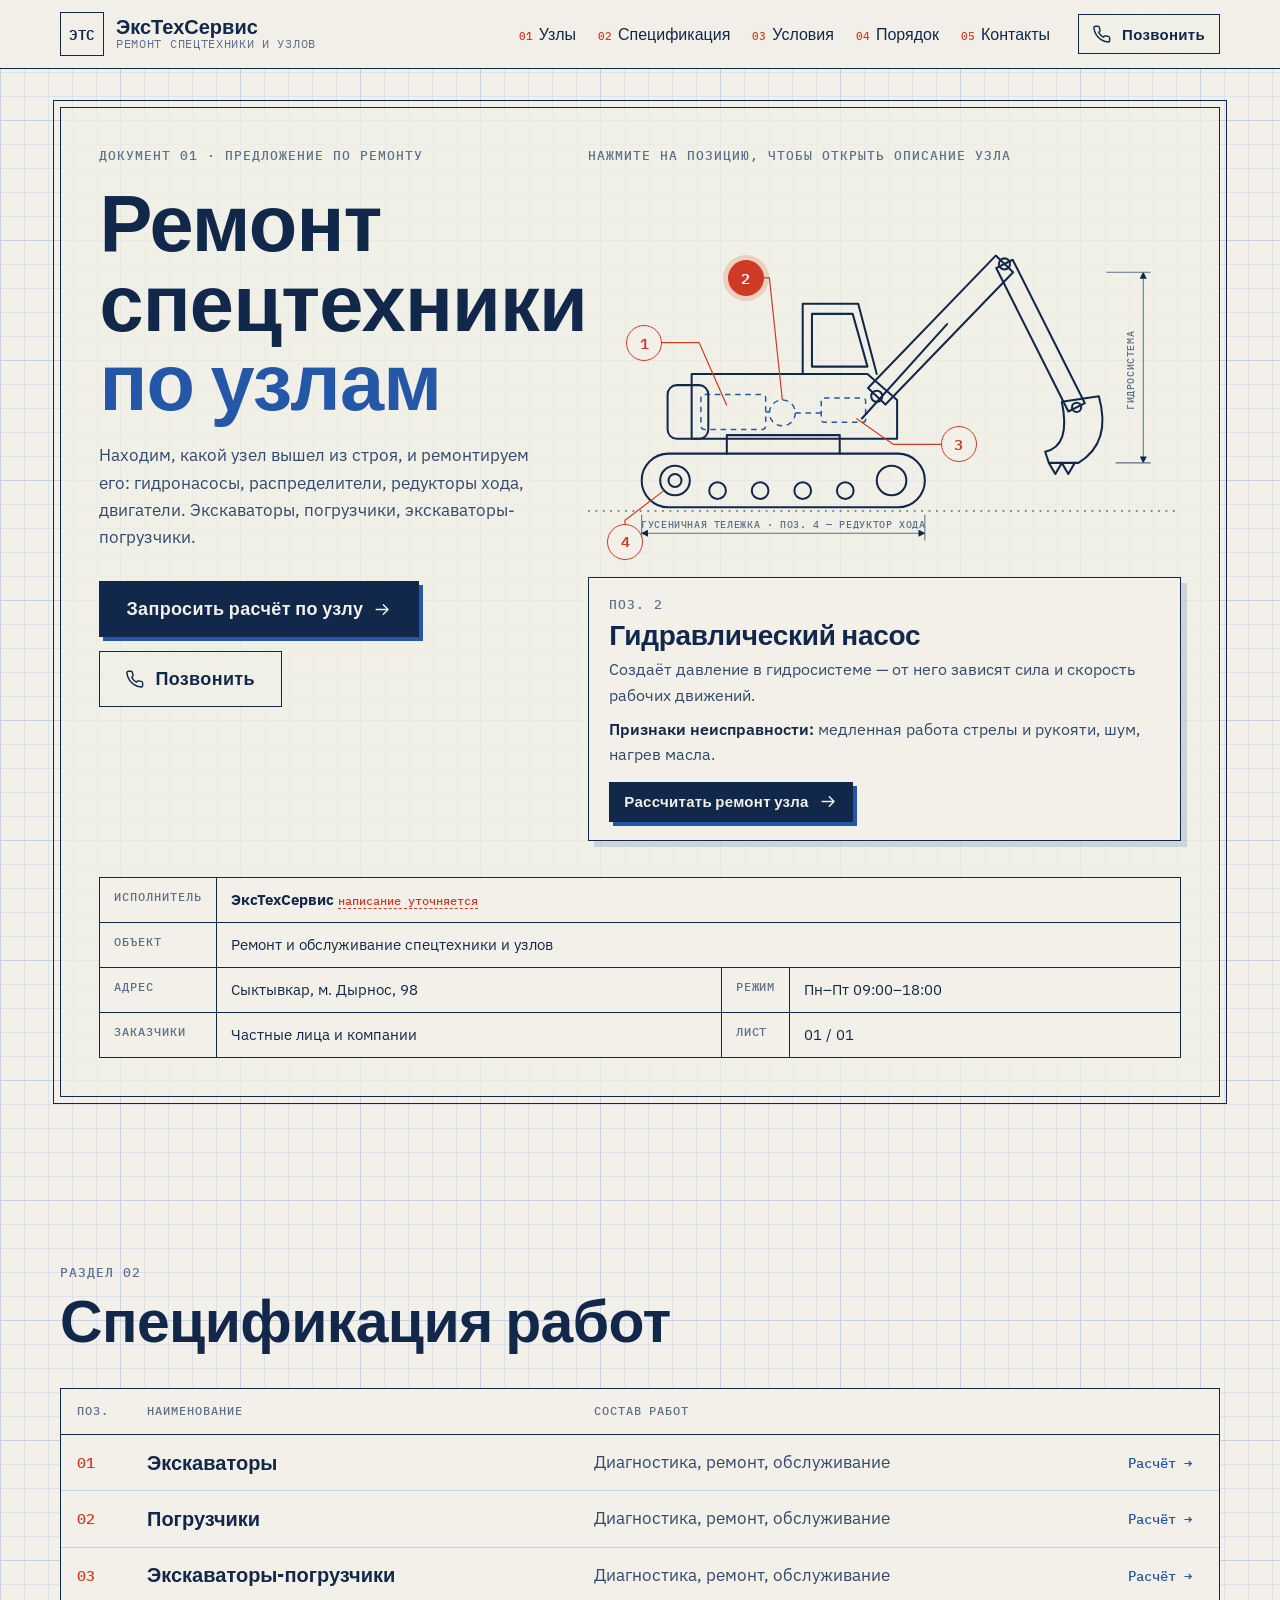
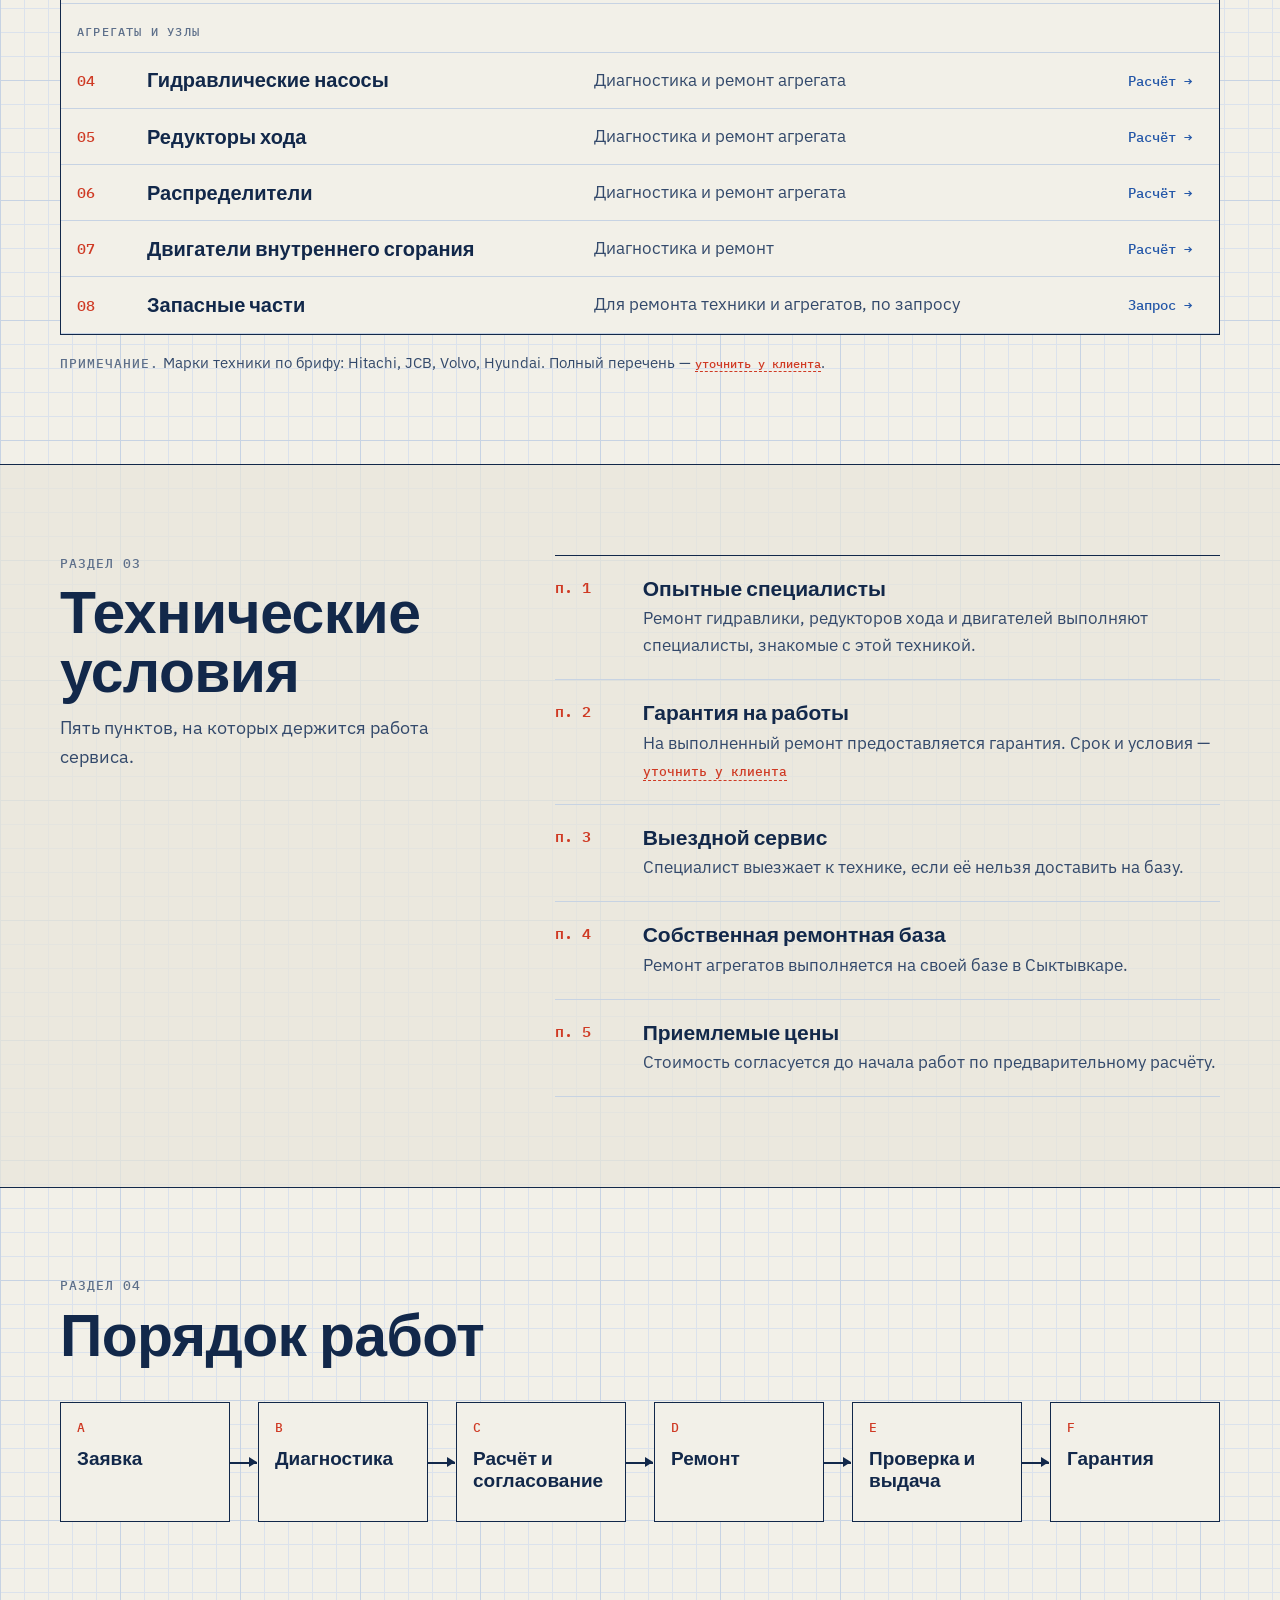
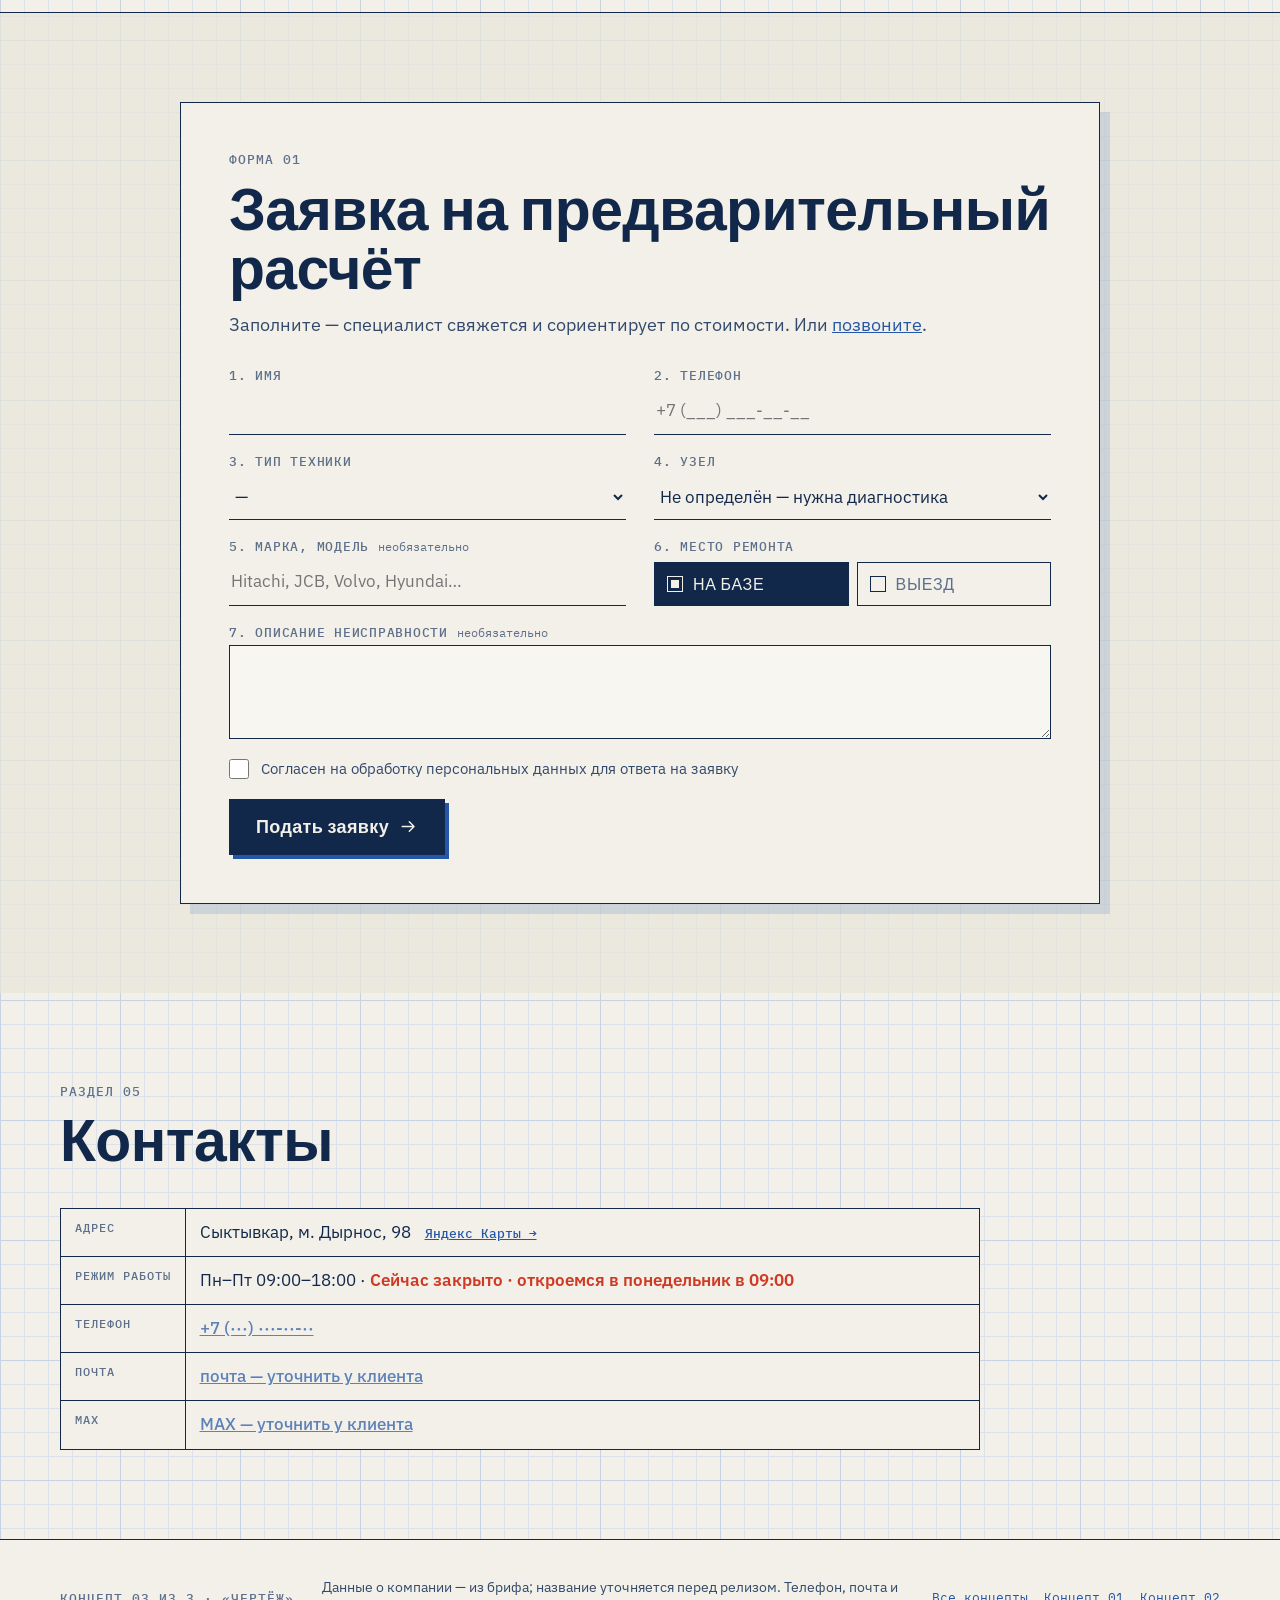
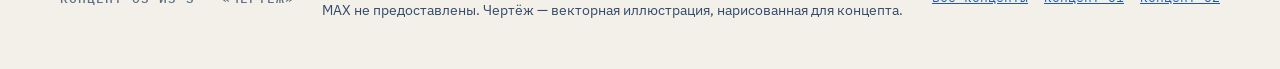
<file: concept-03/index.html>
<!doctype html>
<html lang="ru">
<head>
<meta charset="utf-8">
<meta name="viewport" content="width=device-width, initial-scale=1">
<title>ЭксТехСервис — ремонт спецтехники по узлам, Сыктывкар · Концепт 03</title>
<meta name="description" content="Ремонт экскаваторов, погрузчиков и их узлов: гидронасосы, редукторы хода, распределители, двигатели. Собственная ремонтная база и выездной сервис. Сыктывкар, м. Дырнос, 98.">
<link rel="preconnect" href="https://fonts.googleapis.com">
<link rel="preconnect" href="https://fonts.gstatic.com" crossorigin>
<link href="https://fonts.googleapis.com/css2?family=IBM+Plex+Mono:wght@400;500;600&family=IBM+Plex+Sans+Condensed:wght@500;600;700&family=IBM+Plex+Sans:wght@400;500;600&display=swap" rel="stylesheet">
<link rel="stylesheet" href="../shared/common.css">
<link rel="stylesheet" href="style.css">
</head>
<body>

<svg width="0" height="0" style="position:absolute" aria-hidden="true">
  <defs>
    <symbol id="i-phone" viewBox="0 0 24 24"><path d="M21 16.5v3a2 2 0 0 1-2.2 2 19.8 19.8 0 0 1-8.6-3.1 19.5 19.5 0 0 1-6-6A19.8 19.8 0 0 1 1.1 3.7 2 2 0 0 1 3.1 1.5h3a2 2 0 0 1 2 1.7c.1 1 .4 1.9.7 2.8a2 2 0 0 1-.5 2.1L7.1 9.4a16 16 0 0 0 6 6l1.3-1.3a2 2 0 0 1 2.1-.4c.9.3 1.8.6 2.8.7a2 2 0 0 1 1.7 2Z"/></symbol>
    <symbol id="i-arrow" viewBox="0 0 24 24"><path d="M4 12h15M13 6l6 6-6 6"/></symbol>
    <marker id="arrowhead" viewBox="0 0 10 10" refX="9" refY="5" markerWidth="7" markerHeight="7" orient="auto-start-reverse"><path d="M0 0 10 5 0 10Z" fill="currentColor"/></marker>
  </defs>
</svg>

<a class="skip" href="#main">К содержимому</a>

<header class="top">
  <div class="wrap top__in">
    <a class="logo" href="#main" aria-label="ЭксТехСервис — в начало">
      <span class="logo__box" aria-hidden="true">ЭТС</span>
      <span class="logo__text">ЭксТехСервис<small>ремонт спецтехники и узлов</small></span>
    </a>
    <nav class="nav" aria-label="Разделы">
      <a href="#units"><i>01</i>Узлы</a>
      <a href="#services"><i>02</i>Спецификация</a>
      <a href="#terms"><i>03</i>Условия</a>
      <a href="#process"><i>04</i>Порядок</a>
      <a href="#contacts"><i>05</i>Контакты</a>
    </nav>
    <a class="btn btn--line btn--sm" href="#request" data-contact-link="phone"><svg class="ico" aria-hidden="true"><use href="#i-phone"/></svg>Позвонить</a>
  </div>
</header>

<main id="main">

  <section class="hero" id="units">
    <div class="wrap">
      <div class="sheet">
        <div class="hero__grid">
          <div class="hero__copy">
            <p class="mono-label">Документ 01 · Предложение по ремонту</p>
            <h1 class="hero__title">Ремонт спецтехники <em>по узлам</em></h1>
            <p class="hero__lead">Находим, какой узел вышел из строя, и ремонтируем его: гидронасосы, распределители, редукторы хода, двигатели. Экскаваторы, погрузчики, экскаваторы-погрузчики.</p>
            <div class="hero__actions">
              <a class="btn btn--ink btn--lg" href="#request">Запросить расчёт по узлу<svg class="ico" aria-hidden="true"><use href="#i-arrow"/></svg></a>
              <a class="btn btn--line btn--lg" href="#request" data-contact-link="phone"><svg class="ico" aria-hidden="true"><use href="#i-phone"/></svg>Позвонить</a>
            </div>
          </div>

          <div class="drawing">
            <p class="mono-label drawing__hint">Нажмите на позицию, чтобы открыть описание узла</p>
            <figure class="drawing__fig">
              <svg viewBox="0 0 640 420" class="blueprint" role="img" aria-label="Чертёж экскаватора с отмеченными узлами: двигатель, гидронасос, распределитель, редуктор хода">
                <g class="bp-hidden">
                  <rect x="122" y="236" width="70" height="38" rx="4"/>
                  <circle cx="210" cy="256" r="14"/>
                  <rect x="252" y="240" width="48" height="26" rx="3"/>
                  <path d="M224 256h28M192 255h4"/>
                </g>
                <g class="bp-line">
                  <rect x="58" y="300" width="306" height="58" rx="29"/>
                  <circle cx="94" cy="329" r="16"/><circle cx="94" cy="329" r="7"/>
                  <circle cx="328" cy="329" r="16"/>
                  <circle cx="140" cy="340" r="9"/><circle cx="186" cy="340" r="9"/><circle cx="232" cy="340" r="9"/><circle cx="278" cy="340" r="9"/>
                  <path d="M150 300v-20h122v20"/>
                  <rect x="86" y="226" width="44" height="58" rx="10"/>
                  <path d="M112 284V214h190l32 28v42Z"/>
                  <path d="M232 214v-76h60l20 76"/>
                  <path d="M242 149h44l16 57h-60Z"/>
                  <polygon points="302.6,229 440.6,86 459.4,104 321.4,247"/>
                  <polygon points="441.1,99.5 458.9,90.5 536.9,245.5 519.1,254.5"/>
                  <path d="M296 262 388 160"/>
                  <path d="M512 244 552 238Q566 288 530 310H498L494 298Q522 292 512 244Z"/>
                  <path d="M498 310l7 12 7-12M512 310l7 12 7-12"/>
                  <circle cx="450" cy="95" r="6"/><circle cx="312" cy="238" r="6"/><circle cx="528" cy="250" r="5"/>
                </g>
                <g class="bp-dim">
                  <path d="M58 386h306" marker-start="url(#arrowhead)" marker-end="url(#arrowhead)"/>
                  <path d="M58 366v28M364 366v28"/>
                  <text x="211" y="380" text-anchor="middle">гусеничная тележка · поз. 4 — редуктор хода</text>
                  <path d="M600 104v206" marker-start="url(#arrowhead)" marker-end="url(#arrowhead)"/>
                  <path d="M560 104h48M570 310h38"/>
                  <text x="590" y="210" text-anchor="middle" transform="rotate(-90 590 210)">гидросистема</text>
                </g>
                <g class="bp-leaders">
                  <path d="M60 180 120 180 150 248"/>
                  <path d="M170 110 196 110 210 242"/>
                  <path d="M400 290 330 290 290 262"/>
                  <path d="M40 395 40 372 82 340"/>
                </g>
                <line class="ground" x1="0" y1="362" x2="640" y2="362"/>
              </svg>
              <button type="button" class="pos" style="--x:9.4%;--y:42.9%" data-unit="engine" aria-pressed="false">1</button>
              <button type="button" class="pos" style="--x:26.6%;--y:26.2%" data-unit="pump" aria-pressed="true">2</button>
              <button type="button" class="pos" style="--x:62.5%;--y:69%" data-unit="valve" aria-pressed="false">3</button>
              <button type="button" class="pos" style="--x:6.25%;--y:94%" data-unit="drive" aria-pressed="false">4</button>
            </figure>
            <div class="unit-card" aria-live="polite">
              <p class="mono-label">Поз. <span data-unit-pos>2</span></p>
              <h2 class="unit-card__title" data-unit-title>Гидравлический насос</h2>
              <p class="unit-card__text" data-unit-text></p>
              <p class="unit-card__signs"><b>Признаки неисправности:</b> <span data-unit-signs></span></p>
              <a class="btn btn--ink btn--sm" href="#request" data-unit-cta>Рассчитать ремонт узла<svg class="ico" aria-hidden="true"><use href="#i-arrow"/></svg></a>
            </div>
          </div>
        </div>

        <table class="stamp" aria-label="Основная надпись">
          <tr><th>Исполнитель</th><td colspan="3"><b>ЭксТехСервис</b> <span class="todo">написание уточняется</span></td></tr>
          <tr><th>Объект</th><td colspan="3">Ремонт и обслуживание спецтехники и узлов</td></tr>
          <tr><th>Адрес</th><td>Сыктывкар, м.&nbsp;Дырнос,&nbsp;98</td><th>Режим</th><td>Пн–Пт 09:00–18:00</td></tr>
          <tr><th>Заказчики</th><td>Частные лица и компании</td><th>Лист</th><td>01 / 01</td></tr>
        </table>
      </div>
    </div>
  </section>

  <section class="section" id="services" aria-labelledby="services-title">
    <div class="wrap">
      <div class="sec-head">
        <p class="mono-label">Раздел 02</p>
        <h2 class="sec-title" id="services-title">Спецификация работ</h2>
      </div>
      <div class="spec-wrap">
        <table class="spec">
          <thead><tr><th>Поз.</th><th>Наименование</th><th>Состав работ</th><th><span class="visually-hidden">Действие</span></th></tr></thead>
          <tbody>
            <tr><td>01</td><td>Экскаваторы</td><td>Диагностика, ремонт, обслуживание</td><td><a href="#request" data-prefill='{"machine":"Экскаватор"}'>Расчёт →</a></td></tr>
            <tr><td>02</td><td>Погрузчики</td><td>Диагностика, ремонт, обслуживание</td><td><a href="#request" data-prefill='{"machine":"Погрузчик"}'>Расчёт →</a></td></tr>
            <tr><td>03</td><td>Экскаваторы-погрузчики</td><td>Диагностика, ремонт, обслуживание</td><td><a href="#request" data-prefill='{"machine":"Экскаватор-погрузчик"}'>Расчёт →</a></td></tr>
            <tr class="spec__group"><td colspan="4">Агрегаты и узлы</td></tr>
            <tr><td>04</td><td>Гидравлические насосы</td><td>Диагностика и ремонт агрегата</td><td><a href="#request" data-prefill='{"unit":"Гидравлический насос"}'>Расчёт →</a></td></tr>
            <tr><td>05</td><td>Редукторы хода</td><td>Диагностика и ремонт агрегата</td><td><a href="#request" data-prefill='{"unit":"Редуктор хода"}'>Расчёт →</a></td></tr>
            <tr><td>06</td><td>Распределители</td><td>Диагностика и ремонт агрегата</td><td><a href="#request" data-prefill='{"unit":"Гидрораспределитель"}'>Расчёт →</a></td></tr>
            <tr><td>07</td><td>Двигатели внутреннего сгорания</td><td>Диагностика и ремонт</td><td><a href="#request" data-prefill='{"unit":"Двигатель"}'>Расчёт →</a></td></tr>
            <tr><td>08</td><td>Запасные части</td><td>Для ремонта техники и агрегатов, по запросу</td><td><a href="#request" data-prefill='{"unit":"Запасные части"}'>Запрос →</a></td></tr>
          </tbody>
        </table>
      </div>
      <p class="spec__note"><span class="mono-label">Примечание.</span> Марки техники по брифу: Hitachi, JCB, Volvo, Hyundai. Полный перечень — <span class="todo">уточнить у клиента</span>.</p>
    </div>
  </section>

  <section class="section section--rule" id="terms" aria-labelledby="terms-title">
    <div class="wrap terms">
      <div class="sec-head">
        <p class="mono-label">Раздел 03</p>
        <h2 class="sec-title" id="terms-title">Технические условия</h2>
        <p class="sec-sub">Пять пунктов, на которых держится работа сервиса.</p>
      </div>
      <ol class="clauses">
        <li><span class="clause__no">п. 1</span><div><h3>Опытные специалисты</h3><p>Ремонт гидравлики, редукторов хода и двигателей выполняют специалисты, знакомые с этой техникой.</p></div></li>
        <li><span class="clause__no">п. 2</span><div><h3>Гарантия на работы</h3><p>На выполненный ремонт предоставляется гарантия. Срок и условия — <span class="todo">уточнить у клиента</span></p></div></li>
        <li><span class="clause__no">п. 3</span><div><h3>Выездной сервис</h3><p>Специалист выезжает к технике, если её нельзя доставить на базу.</p></div></li>
        <li><span class="clause__no">п. 4</span><div><h3>Собственная ремонтная база</h3><p>Ремонт агрегатов выполняется на своей базе в Сыктывкаре.</p></div></li>
        <li><span class="clause__no">п. 5</span><div><h3>Приемлемые цены</h3><p>Стоимость согласуется до начала работ по предварительному расчёту.</p></div></li>
      </ol>
    </div>
  </section>

  <section class="section" id="process" aria-labelledby="process-title">
    <div class="wrap">
      <div class="sec-head">
        <p class="mono-label">Раздел 04</p>
        <h2 class="sec-title" id="process-title">Порядок работ</h2>
      </div>
      <ol class="flow">
        <li><span class="mono-label">A</span>Заявка</li>
        <li><span class="mono-label">B</span>Диагностика</li>
        <li><span class="mono-label">C</span>Расчёт и согласование</li>
        <li><span class="mono-label">D</span>Ремонт</li>
        <li><span class="mono-label">E</span>Проверка и выдача</li>
        <li><span class="mono-label">F</span>Гарантия</li>
      </ol>
    </div>
  </section>

  <section class="section section--paper" id="request" aria-labelledby="request-title">
    <div class="wrap">
      <div class="form-sheet">
        <div class="form-sheet__head">
          <p class="mono-label">Форма 01</p>
          <h2 class="sec-title" id="request-title">Заявка на предварительный расчёт</h2>
          <p class="sec-sub">Заполните — специалист свяжется и сориентирует по стоимости. Или <a href="#request" data-contact-link="phone">позвоните</a>.</p>
        </div>
        <form class="form" novalidate>
          <div class="grid2">
            <div class="field">
              <label for="r-name">1. Имя</label>
              <input id="r-name" name="name" autocomplete="name" data-rule="name">
              <p class="field__error" data-error-for="name" role="alert"></p>
            </div>
            <div class="field">
              <label for="r-phone">2. Телефон</label>
              <input id="r-phone" name="phone" type="tel" inputmode="tel" autocomplete="tel" data-rule="phone" placeholder="+7 (___) ___-__-__">
              <p class="field__error" data-error-for="phone" role="alert"></p>
            </div>
            <div class="field">
              <label for="r-machine">3. Тип техники</label>
              <select id="r-machine" name="machine" data-rule="choice">
                <option value="">—</option>
                <option>Экскаватор</option>
                <option>Погрузчик</option>
                <option>Экскаватор-погрузчик</option>
                <option>Отдельный агрегат</option>
                <option>Другое</option>
              </select>
              <p class="field__error" data-error-for="machine" role="alert"></p>
            </div>
            <div class="field">
              <label for="r-unit">4. Узел</label>
              <select id="r-unit" name="unit">
                <option value="">Не определён — нужна диагностика</option>
                <option>Двигатель</option>
                <option>Гидравлический насос</option>
                <option>Гидрораспределитель</option>
                <option>Редуктор хода</option>
                <option>Запасные части</option>
                <option>Другое</option>
              </select>
            </div>
            <div class="field">
              <label for="r-brand">5. Марка, модель <span class="opt">необязательно</span></label>
              <input id="r-brand" name="brand" placeholder="Hitachi, JCB, Volvo, Hyundai…">
            </div>
            <fieldset class="field field--radios">
              <legend>6. Место ремонта</legend>
              <label class="box"><input type="radio" name="place" value="На ремонтной базе" checked><span>На базе</span></label>
              <label class="box"><input type="radio" name="place" value="Нужен выезд"><span>Выезд</span></label>
            </fieldset>
          </div>
          <div class="field">
            <label for="r-comment">7. Описание неисправности <span class="opt">необязательно</span></label>
            <textarea id="r-comment" name="comment" rows="3"></textarea>
          </div>
          <label class="check">
            <input type="checkbox" name="consent" data-rule="consent">
            <span>Согласен на обработку персональных данных для ответа на заявку</span>
          </label>
          <p class="field__error" data-error-for="consent" role="alert"></p>
          <button class="btn btn--ink btn--lg" type="submit">Подать заявку<svg class="ico" aria-hidden="true"><use href="#i-arrow"/></svg></button>
        </form>
        <div class="success" data-success hidden tabindex="-1">
          <p class="success__stamp" aria-hidden="true">Принято</p>
          <p class="success__title">Заявка оформлена</p>
          <p class="success__summary" data-summary></p>
          <p class="success__note">Демонстрационная форма: в рабочей версии заявка уйдёт в MAX или на почту компании.</p>
          <button type="button" class="btn btn--line" data-again>Новая заявка</button>
        </div>
      </div>
    </div>
  </section>

  <section class="section" id="contacts" aria-labelledby="contacts-title">
    <div class="wrap">
      <div class="sec-head">
        <p class="mono-label">Раздел 05</p>
        <h2 class="sec-title" id="contacts-title">Контакты</h2>
      </div>
      <table class="stamp stamp--contacts">
        <tr><th>Адрес</th><td>Сыктывкар, м.&nbsp;Дырнос,&nbsp;98 <a class="map-link" href="https://yandex.ru/maps/?text=%D0%A1%D1%8B%D0%BA%D1%82%D1%8B%D0%B2%D0%BA%D0%B0%D1%80%2C%20%D0%BC.%20%D0%94%D1%8B%D1%80%D0%BD%D0%BE%D1%81%2C%2098" target="_blank" rel="noopener">Яндекс Карты →</a></td></tr>
        <tr><th>Режим работы</th><td>Пн–Пт 09:00–18:00 · <span data-schedule-status></span></td></tr>
        <tr><th>Телефон</th><td><a href="#request" data-contact-link="phone" data-contact="phone"></a></td></tr>
        <tr><th>Почта</th><td><a href="#request" data-contact-link="email" data-contact="email"></a></td></tr>
        <tr><th>MAX</th><td><a href="#request" data-contact-link="max" data-contact="max"></a></td></tr>
      </table>
    </div>
  </section>
</main>

<footer class="foot">
  <div class="wrap foot__in">
    <p class="mono-label">Концепт 03 из 3 · «Чертёж»</p>
    <p>Данные о компании — из брифа; название уточняется перед релизом. Телефон, почта и MAX не предоставлены. Чертёж — векторная иллюстрация, нарисованная для концепта.</p>
    <nav class="foot__nav" aria-label="Другие концепты"><a href="../">Все концепты</a><a href="../concept-01/">Концепт 01</a><a href="../concept-02/">Концепт 02</a></nav>
  </div>
</footer>

<div class="dock" aria-label="Быстрые действия">
  <a class="btn btn--ink" href="#request" data-contact-link="phone"><svg class="ico" aria-hidden="true"><use href="#i-phone"/></svg>Позвонить</a>
  <a class="btn btn--line" href="#request">Расчёт</a>
</div>

<script src="../shared/common.js"></script>
<script src="script.js"></script>
</body>
</html>
</file>
<file: shared/common.css>
/* Общая разметка служебных элементов. Цвета берутся из переменных концепта. */
.ets-notice {
  position: fixed;
  inset: 0;
  z-index: 100;
  display: grid;
  place-items: center;
  padding: 16px;
  background: rgba(10, 12, 16, 0.55);
}
.ets-notice__box {
  width: min(420px, 100%);
  padding: 24px;
  border-radius: var(--notice-radius, 12px);
  background: var(--notice-bg, #fff);
  color: var(--notice-ink, #111);
  box-shadow: 0 30px 80px -30px rgba(0, 0, 0, 0.6);
  font-family: var(--notice-font, inherit);
}
.ets-notice__title { margin: 0 0 8px; font-weight: 700; font-size: 18px; }
.ets-notice__text { margin: 0 0 20px; line-height: 1.5; }
.ets-notice__actions { display: flex; gap: 10px; flex-wrap: wrap; }
.ets-notice__primary,
.ets-notice__close {
  display: inline-flex;
  align-items: center;
  justify-content: center;
  min-height: 46px;
  padding: 0 18px;
  border-radius: var(--notice-btn-radius, 8px);
  font: inherit;
  font-weight: 600;
  text-decoration: none;
  cursor: pointer;
}
.ets-notice__primary { background: var(--notice-accent, #111); color: var(--notice-accent-ink, #fff); border: 0; }
.ets-notice__close { background: transparent; color: inherit; border: 1px solid currentColor; }

.is-placeholder { opacity: 0.72; }
[hidden] { display: none !important; }

.visually-hidden {
  position: absolute !important;
  width: 1px;
  height: 1px;
  overflow: hidden;
  clip: rect(0 0 0 0);
  white-space: nowrap;
}

@media (prefers-reduced-motion: reduce) {
  *, *::before, *::after {
    animation-duration: 0.01ms !important;
    animation-iteration-count: 1 !important;
    transition-duration: 0.01ms !important;
    scroll-behavior: auto !important;
  }
}
</file>
<file: concept-01/style.css>
/* Концепт 01 «Тяжёлая смена»: тёмный индустриальный, сигнальный жёлтый, узкий крупный шрифт. */
:root {
  --bg: #0f1012;
  --panel: #17191c;
  --panel-2: #1e2125;
  --line: #2c3036;
  --ink: #f2f0e9;
  --muted: #a7a69d;
  --yellow: #ffc61a;
  --yellow-2: #ffb300;
  --red: #ff6b4a;
  --head: "Oswald", "Arial Narrow", sans-serif;
  --body: "Golos Text", system-ui, "Segoe UI", Arial, sans-serif;
  --wrap: 1240px;
  --notice-bg: #17191c;
  --notice-ink: #f2f0e9;
  --notice-accent: #ffc61a;
  --notice-accent-ink: #111;
  --notice-radius: 4px;
  --notice-btn-radius: 2px;
}

* { box-sizing: border-box; }
html { scroll-behavior: smooth; scroll-padding-top: 80px; }
body { margin: 0; background: var(--bg); color: var(--ink); font: 400 17px/1.55 var(--body); -webkit-font-smoothing: antialiased; overflow-x: clip; }
a { color: inherit; }
h1, h2, h3 { margin: 0; font-family: var(--head); font-weight: 600; letter-spacing: 0.01em; text-transform: uppercase; line-height: 1; }
p { margin: 0; }
.wrap { max-width: var(--wrap); margin-inline: auto; padding-inline: clamp(16px, 4vw, 40px); }
.ico { width: 20px; height: 20px; fill: none; stroke: currentColor; stroke-width: 2; stroke-linecap: round; stroke-linejoin: round; flex: none; }
.ico--big { width: 36px; height: 36px; stroke-width: 1.6; color: var(--yellow); }
.skip { position: absolute; left: 12px; top: -60px; background: var(--yellow); color: #111; padding: 10px 14px; z-index: 60; font-weight: 600; }
.skip:focus { top: 12px; }
:focus-visible { outline: 3px solid var(--yellow); outline-offset: 3px; }

.kicker { font: 500 14px/1.3 var(--head); letter-spacing: 0.14em; text-transform: uppercase; color: var(--yellow); margin-bottom: 16px; }

/* buttons */
.btn { display: inline-flex; align-items: center; justify-content: center; gap: 10px; min-height: 48px; padding: 0 22px; border: 2px solid transparent; border-radius: 2px; font: 600 16px/1 var(--head); letter-spacing: 0.08em; text-transform: uppercase; text-decoration: none; cursor: pointer; transition: background-color .2s, color .2s, transform .2s; }
.btn:active { transform: translateY(1px); }
.btn--yellow { background: var(--yellow); color: #111; }
.btn--yellow:hover { background: var(--yellow-2); }
.btn--ghost { border-color: var(--line); color: var(--ink); background: transparent; }
.btn--ghost:hover { border-color: var(--yellow); color: var(--yellow); }
.btn--sm { min-height: 40px; padding: 0 16px; font-size: 14px; }
.btn--lg { min-height: 58px; padding: 0 28px; font-size: 18px; }
.btn--block { width: 100%; }

/* header */
.top { position: sticky; top: 0; z-index: 40; background: rgba(15, 16, 18, .92); backdrop-filter: blur(10px); border-bottom: 1px solid var(--line); }
.top__in { display: flex; align-items: center; gap: 28px; height: 68px; }
.logo { display: inline-flex; align-items: center; gap: 10px; font: 700 22px/1 var(--head); letter-spacing: .06em; text-decoration: none; }
.logo__mark { width: 22px; height: 22px; background: repeating-linear-gradient(-45deg, var(--yellow) 0 5px, #111 5px 10px); border: 2px solid var(--yellow); }
.nav { display: flex; gap: 24px; margin-left: 12px; }
.nav a { font: 500 15px/1 var(--head); letter-spacing: .1em; text-transform: uppercase; text-decoration: none; color: var(--muted); white-space: nowrap; }
.nav a:hover { color: var(--yellow); }
.top__right { margin-left: auto; display: flex; align-items: center; gap: 16px; }
.status { font-size: 13px; color: var(--muted); white-space: nowrap; }
.status[data-open="true"]::before, [data-schedule-status][data-open="true"]::before { content: ""; display: inline-block; width: 8px; height: 8px; border-radius: 50%; background: #4ade80; margin-right: 7px; }
.status[data-open="false"]::before, [data-schedule-status][data-open="false"]::before { content: ""; display: inline-block; width: 8px; height: 8px; border-radius: 50%; background: var(--red); margin-right: 7px; }

/* hero */
.hero { position: relative; padding-top: clamp(40px, 6vw, 80px); background: radial-gradient(90% 70% at 85% 30%, rgba(255, 198, 26, .09), transparent 60%), var(--bg); overflow: hidden; }
.hero__grid { display: grid; grid-template-columns: minmax(0, 1fr) minmax(0, 1.1fr); gap: 24px; align-items: end; }
.hero__title { font-size: clamp(54px, 8.4vw, 124px); font-weight: 700; line-height: .9; letter-spacing: -.005em; }
.hero__title span { display: block; color: var(--yellow); }
.hero__lead { margin-top: 28px; max-width: 560px; font-size: clamp(17px, 1.4vw, 20px); color: #d3d1c8; }
.hero__actions { display: flex; flex-wrap: wrap; gap: 12px; margin-top: 34px; }
.hero__proof { list-style: none; padding: 0; margin: 36px 0 clamp(36px, 5vw, 64px); display: flex; flex-wrap: wrap; gap: 10px 26px; }
.hero__proof li { display: inline-flex; align-items: center; gap: 10px; font: 500 15px/1.2 var(--head); letter-spacing: .08em; text-transform: uppercase; }
.hero__proof .ico { color: var(--yellow); }
.hero__art { margin: 0 -9vw -6px -5vw; align-self: center; }
.excavator { width: 100%; height: auto; display: block; }
.ex-yellow { fill: var(--yellow); }
.ex-dark { fill: #26292e; }
.ex-wheels circle { fill: #3a3e45; stroke: #111; stroke-width: 3; }
.ex-glass { fill: #1b2a33; }
.ex-rod { stroke: #d9d6cc; stroke-width: 9; stroke-linecap: round; }
.ex-rod--thin { stroke-width: 7; }
.ex-pin { fill: #111; }
.ground { stroke: var(--line); stroke-width: 2; }
.excavator__machine { transform-origin: 300px 330px; animation: arrive 1.1s cubic-bezier(.2, .7, .2, 1) both; }
@keyframes arrive { from { transform: translateX(60px); opacity: 0; } }
.hazard { height: 22px; background: repeating-linear-gradient(-45deg, var(--yellow) 0 22px, #111 22px 44px); }

/* sections */
.section { padding-block: clamp(64px, 8vw, 120px); }
.section--steel { background: var(--panel); border-block: 1px solid var(--line); }
.sec-head { max-width: 860px; margin-bottom: clamp(32px, 4vw, 52px); }
.sec-title { font-size: clamp(36px, 5vw, 68px); line-height: .95; }

/* services */
.machines { display: grid; grid-template-columns: repeat(3, minmax(0, 1fr)); gap: 2px; background: var(--line); border: 2px solid var(--line); }
.machine { position: relative; display: flex; flex-direction: column; gap: 14px; min-height: 280px; padding: 30px; background: var(--panel); transition: background-color .25s; }
.machine:hover { background: var(--panel-2); }
.machine__no { font: 700 64px/1 var(--head); color: transparent; -webkit-text-stroke: 1.5px var(--yellow); }
.machine h3 { font-size: clamp(26px, 2.4vw, 34px); margin-top: auto; }
.machine p { color: var(--muted); }
.link { display: inline-flex; align-items: center; gap: 8px; margin-top: 6px; font: 600 15px/1 var(--head); letter-spacing: .1em; text-transform: uppercase; color: var(--yellow); text-decoration: none; }
.link:hover .ico { transform: translateX(4px); }
.link .ico { transition: transform .2s; }

.units { margin-top: 48px; display: grid; grid-template-columns: minmax(0, .5fr) minmax(0, 1.5fr); gap: 32px; align-items: start; }
.units__title { font-size: 30px; }
.units__list { list-style: none; padding: 0; margin: 0; border-top: 2px solid var(--yellow); }
.units__list a { display: flex; align-items: center; justify-content: space-between; gap: 16px; padding: 18px 4px; border-bottom: 1px solid var(--line); text-decoration: none; font: 500 clamp(20px, 2vw, 26px)/1.2 var(--head); text-transform: uppercase; letter-spacing: .03em; transition: color .2s, padding .25s; }
.units__list a:hover { color: var(--yellow); padding-left: 14px; }
.units__list .ico { color: var(--yellow); }

.brands { margin-top: 56px; padding: 28px 0; border-block: 1px solid var(--line); display: grid; grid-template-columns: auto 1fr; gap: 6px 32px; align-items: center; }
.brands__label { font: 500 14px/1.3 var(--head); letter-spacing: .14em; text-transform: uppercase; color: var(--muted); }
.brands__list { display: flex; flex-wrap: wrap; gap: 8px 40px; font: 700 clamp(30px, 4vw, 52px)/1 var(--head); text-transform: uppercase; color: transparent; -webkit-text-stroke: 1.2px var(--ink); }
.brands__note { grid-column: 2; font-size: 13px; color: var(--muted); }

/* reasons */
.reasons { display: grid; grid-template-columns: repeat(4, minmax(0, 1fr)); gap: 16px; }
.reason { display: flex; flex-direction: column; gap: 14px; padding: 26px; background: var(--bg); border: 1px solid var(--line); border-top: 4px solid var(--yellow); }
.reason--wide { grid-column: 1 / -1; display: grid; grid-template-columns: auto 1fr 2fr; align-items: center; gap: 24px; }
.reason h3 { font-size: 24px; }
.reason p { color: var(--muted); }
.todo { display: inline-block; margin-top: 6px; padding: 2px 8px; border: 1px dashed var(--red); color: var(--red); font-size: 13px; }

/* steps */
.steps { list-style: none; padding: 0; margin: 0; display: grid; grid-template-columns: repeat(4, minmax(0, 1fr)); counter-reset: none; }
.steps li { position: relative; padding: 28px 24px 0 0; border-top: 2px solid var(--line); }
.steps li::before { content: ""; position: absolute; top: -2px; left: 0; width: 56px; height: 2px; background: var(--yellow); }
.steps span { font: 700 48px/1 var(--head); color: var(--yellow); }
.steps h3 { margin: 18px 0 10px; font-size: 24px; }
.steps p { color: var(--muted); }

/* form */
.section--form { background: linear-gradient(180deg, var(--panel) 0, var(--bg) 100%); border-top: 1px solid var(--line); }
.request { display: grid; grid-template-columns: minmax(0, .9fr) minmax(0, 1.1fr); gap: clamp(32px, 5vw, 80px); align-items: start; }
.request .sec-title { font-size: clamp(32px, 3.6vw, 52px); }
.request__lead { margin: 22px 0 28px; color: #d3d1c8; font-size: 19px; max-width: 460px; }
.request__hours { margin-top: 18px; font-size: 14px; color: var(--muted); }
.request__panel { padding: clamp(22px, 3vw, 36px); background: var(--panel); border: 1px solid var(--line); border-top: 4px solid var(--yellow); }
.form { display: grid; gap: 16px; }
.form__row { display: grid; grid-template-columns: 1fr 1fr; gap: 16px; }
.field { display: grid; gap: 6px; border: 0; padding: 0; margin: 0; min-width: 0; }
.field label, .field legend { font: 500 14px/1.2 var(--head); letter-spacing: .1em; text-transform: uppercase; color: var(--muted); padding: 0; }
.opt { text-transform: none; letter-spacing: 0; font-family: var(--body); opacity: .7; }
input, select, textarea { width: 100%; min-height: 50px; padding: 12px 14px; border: 1px solid var(--line); border-radius: 2px; background: var(--bg); color: var(--ink); font: 400 16px/1.3 var(--body); }
textarea { resize: vertical; }
input:focus, select:focus, textarea:focus { outline: none; border-color: var(--yellow); box-shadow: 0 0 0 3px rgba(255, 198, 26, .25); }
[aria-invalid="true"] { border-color: var(--red) !important; }
.field__error { min-height: 0; font-size: 13.5px; color: var(--red); }
.field__error:empty { display: none; }
.field--radios { grid-template-columns: 1fr 1fr; gap: 10px; }
.field--radios legend { margin-bottom: 6px; }
.radio { position: relative; }
.radio input { position: absolute; opacity: 0; }
.radio span { display: flex; align-items: center; justify-content: center; min-height: 48px; padding: 0 12px; border: 1px solid var(--line); text-align: center; font-size: 15px; cursor: pointer; }
.radio input:checked + span { border-color: var(--yellow); color: var(--yellow); background: rgba(255, 198, 26, .07); }
.radio input:focus-visible + span { outline: 3px solid var(--yellow); outline-offset: 2px; }
.check { display: flex; gap: 12px; align-items: flex-start; font-size: 14px; color: var(--muted); cursor: pointer; }
.check input { width: 22px; height: 22px; min-height: 0; flex: none; accent-color: var(--yellow); margin: 0; }
.success { display: grid; gap: 14px; padding: 12px 0; }
.success:focus { outline: none; }
.success__title { font: 700 34px/1 var(--head); text-transform: uppercase; color: var(--yellow); }
.success__summary { font-size: 17px; }
.success__note { font-size: 14px; color: var(--muted); }

/* contacts */
.contacts__grid { display: grid; grid-template-columns: minmax(0, 1fr) minmax(0, 1fr); gap: 40px; align-items: start; }
.contacts .sec-title { margin-bottom: 28px; }
.contacts__list { margin: 0; display: grid; border-top: 2px solid var(--yellow); }
.contacts__list div { display: grid; grid-template-columns: 140px 1fr; gap: 16px; padding: 18px 0; border-bottom: 1px solid var(--line); }
.contacts__list dt { font: 500 14px/1.6 var(--head); letter-spacing: .12em; text-transform: uppercase; color: var(--muted); }
.contacts__list dd { margin: 0; font-size: 19px; }
.contacts__list small { display: block; font-size: 14px; color: var(--muted); margin-top: 4px; }

/* footer & dock */
.foot { padding: 40px 0 48px; border-top: 1px solid var(--line); color: var(--muted); font-size: 14px; }
.foot__in { display: grid; grid-template-columns: auto 1fr auto; gap: 32px; align-items: center; }
.foot .logo { color: var(--ink); }
.foot__nav { display: flex; gap: 18px; }
.foot__nav a { color: var(--yellow); }
.dock { position: fixed; left: 12px; right: 12px; bottom: 12px; z-index: 45; display: none; gap: 8px; padding: 8px; background: rgba(15, 16, 18, .96); border: 1px solid var(--line); }
.dock .btn { flex: 1; min-height: 50px; }

/* responsive */
@media (max-width: 1240px) {
  .status { display: none; }
}
@media (max-width: 1080px) {
  .nav { display: none; }
  .hero__grid, .request, .contacts__grid, .units { grid-template-columns: 1fr; }
  .hero__art { margin: 0 -16px -6px; max-width: 640px; }
  .machines { grid-template-columns: 1fr; }
  .machine { min-height: 0; }
  .reasons { grid-template-columns: 1fr 1fr; }
  .steps { grid-template-columns: 1fr 1fr; row-gap: 32px; }
  .foot__in { grid-template-columns: 1fr; }
}
@media (max-width: 680px) {
  body { font-size: 16px; }
  .top__in { height: 60px; }
  .logo { font-size: 19px; }
  .top__right .btn { display: none; }
  .dock { display: flex; }
  .foot { padding-bottom: 110px; }
  .hero__actions .btn { width: 100%; }
  .reasons, .steps { grid-template-columns: 1fr; }
  .reason--wide { grid-template-columns: 1fr; gap: 14px; }
  .form__row, .field--radios { grid-template-columns: 1fr; }
  .brands { grid-template-columns: 1fr; }
  .brands__note { grid-column: 1; }
  .contacts__list div { grid-template-columns: 1fr; gap: 4px; }
  .machine__no { font-size: 48px; }
}
</file>
<file: concept-02/style.css>
/* Концепт 02 «Что сломалось?»: светлый, дружелюбный, мастер заявки на первом экране. */
:root {
  --bg: #f5f6f2;
  --card: #ffffff;
  --tint: #ebefe9;
  --ink: #17201c;
  --ink-2: #3d4a44;
  --muted: #6b7771;
  --line: #dde3dc;
  --green: #0f7a5c;
  --green-2: #0b6249;
  --green-soft: #dcefe7;
  --sun: #ffd166;
  --coral: #e2583e;
  --head: "Unbounded", system-ui, sans-serif;
  --body: "Manrope", system-ui, "Segoe UI", Arial, sans-serif;
  --r: 22px;
  --wrap: 1240px;
  --notice-bg: #fff;
  --notice-ink: #17201c;
  --notice-accent: #0f7a5c;
  --notice-radius: 22px;
  --notice-btn-radius: 999px;
}

* { box-sizing: border-box; }
html { scroll-behavior: smooth; scroll-padding-top: 84px; }
body { margin: 0; background: var(--bg); color: var(--ink); font: 500 17px/1.55 var(--body); -webkit-font-smoothing: antialiased; overflow-x: clip; }
a { color: inherit; }
h1, h2, h3, p { margin: 0; }
h1, h2 { font-family: var(--head); font-weight: 600; letter-spacing: -0.02em; line-height: 1.05; }
h3 { font-weight: 700; font-size: 19px; line-height: 1.25; }
.wrap { max-width: var(--wrap); margin-inline: auto; padding-inline: clamp(16px, 4vw, 40px); }
.ico { width: 20px; height: 20px; fill: none; stroke: currentColor; stroke-width: 2; stroke-linecap: round; stroke-linejoin: round; flex: none; }
.ico--sm { width: 16px; height: 16px; }
.skip { position: absolute; left: 12px; top: -60px; z-index: 60; background: var(--green); color: #fff; padding: 10px 14px; border-radius: 12px; }
.skip:focus { top: 12px; }
:focus-visible { outline: 3px solid rgba(15, 122, 92, .45); outline-offset: 3px; border-radius: 10px; }
.todo { display: inline-block; padding: 0 8px; border-radius: 999px; background: #fdeee9; color: var(--coral); font-size: .88em; font-weight: 600; }

/* buttons */
.btn { display: inline-flex; align-items: center; justify-content: center; gap: 8px; min-height: 50px; padding: 0 22px; border-radius: 999px; border: 1.5px solid transparent; font: 700 16px/1 var(--body); text-decoration: none; cursor: pointer; transition: background-color .2s, border-color .2s, transform .2s, box-shadow .2s; }
.btn:active { transform: translateY(1px); }
.btn--primary { background: var(--green); color: #fff; box-shadow: 0 10px 24px -12px rgba(15, 122, 92, .8); }
.btn--primary:hover { background: var(--green-2); }
.btn--ghost { background: transparent; border-color: var(--line); color: var(--ink); }
.btn--ghost:hover { border-color: var(--green); color: var(--green); }
.btn--soft { background: var(--green-soft); color: var(--green-2); }
.btn--soft:hover { background: #cde7dc; }
.btn--sm { min-height: 42px; padding: 0 18px; font-size: 15px; }

/* header */
.top { position: sticky; top: 0; z-index: 40; background: rgba(245, 246, 242, .88); backdrop-filter: blur(12px); }
.top__in { display: flex; align-items: center; gap: 32px; height: 72px; }
.logo { display: inline-flex; align-items: center; gap: 10px; font: 600 19px/1 var(--head); letter-spacing: -0.02em; text-decoration: none; }
.logo__ico { width: 30px; height: 30px; fill: var(--sun); stroke: var(--ink); stroke-width: 1.8; stroke-linejoin: round; }
.nav { display: flex; gap: 6px; }
.nav a { padding: 10px 14px; border-radius: 999px; text-decoration: none; font-weight: 600; font-size: 15px; color: var(--ink-2); }
.nav a:hover { background: var(--card); }
.top__call { margin-left: auto; }

/* hero */
.hero { padding: clamp(24px, 4vw, 56px) 0 clamp(56px, 7vw, 96px); }
.hero__grid { display: grid; grid-template-columns: minmax(0, 1.05fr) minmax(0, 1fr); gap: clamp(28px, 4vw, 64px); align-items: center; }
.chip { display: inline-flex; align-items: center; gap: 8px; padding: 8px 14px; border-radius: 999px; background: var(--card); border: 1px solid var(--line); font-size: 14px; font-weight: 600; color: var(--ink-2); }
.hero__title { margin-top: 24px; font-size: clamp(40px, 4.9vw, 74px); }
.hl { position: relative; white-space: nowrap; color: var(--green); }
.hl::after { content: ""; position: absolute; left: -2%; right: -2%; bottom: .06em; height: .22em; background: var(--sun); border-radius: 999px; z-index: -1; }
.hero__lead { margin-top: 24px; max-width: 520px; font-size: clamp(17px, 1.4vw, 20px); color: var(--ink-2); }
.perks { list-style: none; padding: 0; margin: 28px 0 0; display: grid; grid-template-columns: repeat(2, minmax(0, max-content)); gap: 10px 22px; }
.perks li { display: flex; align-items: center; gap: 8px; font-weight: 600; }
.perks .ico { width: 22px; height: 22px; padding: 4px; border-radius: 50%; background: var(--green-soft); color: var(--green); stroke-width: 3; }
.hero__hours { margin-top: 26px; display: flex; align-items: center; gap: 8px; font-size: 15px; color: var(--muted); }
[data-schedule-status][data-open="true"] { color: var(--green); font-weight: 700; }
[data-schedule-status][data-open="false"] { color: var(--coral); font-weight: 700; }

/* wizard */
.wizard { position: relative; padding: clamp(20px, 2.6vw, 32px); border-radius: 30px; background: var(--card); box-shadow: 0 1px 0 rgba(0, 0, 0, .04), 0 40px 80px -40px rgba(23, 32, 28, .35); }
.wizard__head { display: flex; justify-content: space-between; align-items: baseline; gap: 12px; flex-wrap: wrap; }
.wizard__title { font: 600 18px/1.2 var(--head); letter-spacing: -0.01em; }
.wizard__step { font-size: 14px; color: var(--muted); }
.wizard__step b { color: var(--ink); }
.wizard__progress { height: 6px; margin: 16px 0 22px; border-radius: 999px; background: var(--tint); overflow: hidden; }
.wizard__progress span { display: block; height: 100%; width: 25%; background: var(--green); border-radius: inherit; transition: width .35s ease; }
.step { border: 0; padding: 0; margin: 0; min-width: 0; }
.step legend { padding: 0; margin-bottom: 16px; font-size: clamp(22px, 2vw, 28px); font-weight: 800; letter-spacing: -0.02em; }
.step.is-active { animation: step-in .3s ease; }
@keyframes step-in { from { opacity: 0; transform: translateX(14px); } }
.step__error { margin-top: 12px; color: var(--coral); font-size: 14px; font-weight: 600; }
.step__error:empty { display: none; }
.tiles { display: grid; grid-template-columns: repeat(2, minmax(0, 1fr)); gap: 10px; }
.tiles--3 { grid-template-columns: repeat(3, minmax(0, 1fr)); }
.tile { position: relative; }
.tile input { position: absolute; opacity: 0; inset: 0; margin: 0; cursor: pointer; }
.tile span { display: flex; flex-direction: column; align-items: flex-start; gap: 10px; min-height: 108px; padding: 16px; border-radius: 18px; border: 1.5px solid var(--line); background: var(--bg); font-weight: 700; line-height: 1.2; cursor: pointer; transition: border-color .2s, background-color .2s, transform .2s; }
.tile svg { width: 40px; height: 40px; fill: none; stroke: var(--ink); stroke-width: 1.7; stroke-linecap: round; stroke-linejoin: round; }
.tile:hover span { border-color: var(--green); transform: translateY(-2px); }
.tile input:checked + span { border-color: var(--green); background: var(--green-soft); box-shadow: inset 0 0 0 1px var(--green); }
.tile input:checked + span svg { stroke: var(--green-2); }
.tile input:focus-visible + span { outline: 3px solid rgba(15, 122, 92, .45); outline-offset: 2px; }
.tile--row span { flex-direction: row; align-items: center; min-height: 64px; }
.tile--row svg { width: 32px; height: 32px; }
.symptoms__label { margin: 20px 0 10px; font-weight: 700; }
.symptoms__label span { font-weight: 500; color: var(--muted); }
.symptoms { display: flex; flex-wrap: wrap; gap: 8px; margin-bottom: 14px; }
.pill { position: relative; }
.pill input { position: absolute; opacity: 0; inset: 0; margin: 0; cursor: pointer; }
.pill span { display: inline-flex; align-items: center; min-height: 40px; padding: 0 14px; border-radius: 999px; border: 1.5px solid var(--line); font-size: 15px; font-weight: 600; cursor: pointer; }
.pill input:checked + span { background: var(--ink); border-color: var(--ink); color: #fff; }
.pill input:focus-visible + span { outline: 3px solid rgba(15, 122, 92, .45); outline-offset: 2px; }
textarea, input[type="text"], input:not([type]), input[type="tel"] { width: 100%; padding: 14px 16px; border-radius: 16px; border: 1.5px solid var(--line); background: var(--bg); color: var(--ink); font: 500 16px/1.4 var(--body); }
textarea { resize: vertical; }
textarea:focus, input:focus { outline: none; border-color: var(--green); background: #fff; }
[aria-invalid="true"] { border-color: var(--coral) !important; }
.field { display: grid; gap: 6px; margin-bottom: 14px; }
.field label { font-weight: 700; font-size: 15px; }
.field__error { color: var(--coral); font-size: 14px; font-weight: 600; }
.field__error:empty { display: none; }
.check { display: flex; align-items: flex-start; gap: 10px; font-size: 14px; color: var(--ink-2); cursor: pointer; }
.check input { width: 22px; height: 22px; flex: none; margin: 0; accent-color: var(--green); }
.wizard__nav { display: flex; gap: 10px; margin-top: 22px; }
.wizard__nav [data-next], .wizard__nav [data-submit] { margin-left: auto; min-width: 170px; }
.success { display: grid; justify-items: start; gap: 12px; padding: 8px 0; }
.success:focus { outline: none; }
.success__ico { display: grid; place-items: center; width: 64px; height: 64px; border-radius: 50%; background: var(--green-soft); }
.success__ico svg { width: 30px; height: 30px; fill: none; stroke: var(--green); stroke-width: 3; stroke-linecap: round; stroke-linejoin: round; }
.success__title { font: 600 26px/1.1 var(--head); }
.success__summary { font-size: 17px; }
.success__note { font-size: 14px; color: var(--muted); }

/* sections */
.section { padding-block: clamp(64px, 8vw, 112px); }
.section--tint { background: var(--tint); }
.sec-head { max-width: 760px; margin-bottom: clamp(28px, 4vw, 48px); }
.sec-title { font-size: clamp(32px, 4.4vw, 56px); }
.sec-sub { margin-top: 16px; font-size: 18px; color: var(--ink-2); }

.cards { display: grid; grid-template-columns: repeat(4, minmax(0, 1fr)); gap: 16px; }
.card { display: flex; flex-direction: column; gap: 12px; padding: 24px; border-radius: var(--r); background: var(--card); border: 1px solid var(--line); transition: transform .25s, box-shadow .25s; }
.card:hover { transform: translateY(-4px); box-shadow: 0 24px 48px -28px rgba(23, 32, 28, .35); }
.card__ico { width: 52px; height: 52px; padding: 8px; border-radius: 16px; background: var(--green-soft); fill: none; stroke: var(--green-2); stroke-width: 1.7; stroke-linecap: round; stroke-linejoin: round; }
.card p { color: var(--ink-2); font-size: 15.5px; }
.card__signs b { color: var(--ink); }
.card__btn { margin-top: auto; align-self: flex-start; display: inline-flex; align-items: center; gap: 6px; padding: 10px 0 0; border: 0; background: none; color: var(--green); font: 700 15px/1 var(--body); cursor: pointer; }
.card__btn:hover .ico { transform: translateX(4px); }
.card__btn .ico { transition: transform .2s; }
.card--machine { background: linear-gradient(160deg, #fff 40%, #f0f6f2); }
.card--accent { background: var(--ink); color: #fff; border-color: var(--ink); }
.card--accent p { color: #c9d2cd; }
.card--accent .card__ico { background: rgba(255, 209, 102, .18); stroke: var(--sun); }
.card--accent .card__btn { color: var(--sun); }

.journey { list-style: none; padding: 0; margin: 0; display: grid; grid-template-columns: repeat(5, minmax(0, 1fr)); gap: 16px; position: relative; }
.journey::before { content: ""; position: absolute; top: 24px; left: 24px; right: 24px; height: 2px; background: repeating-linear-gradient(90deg, var(--green) 0 8px, transparent 8px 16px); }
.journey li { position: relative; }
.journey span { position: relative; display: grid; place-items: center; width: 50px; height: 50px; border-radius: 50%; background: var(--green); color: #fff; font: 600 18px/1 var(--head); box-shadow: 0 0 0 6px var(--tint); }
.journey h3 { margin: 18px 0 6px; }
.journey p { color: var(--ink-2); font-size: 15.5px; }

.why { display: grid; grid-template-columns: minmax(0, 1fr) minmax(0, 1fr); gap: clamp(28px, 5vw, 64px); align-items: center; }
.why__feature { padding: clamp(24px, 3vw, 40px); border-radius: 30px; background: var(--green); color: #fff; }
.why__feature p { margin-top: 14px; color: #d6eee5; font-size: 18px; }
.why__van { width: min(280px, 100%); height: auto; margin-bottom: 18px; fill: var(--sun); stroke: var(--ink); stroke-width: 3; stroke-linejoin: round; }
.why__window { fill: #cfe8f5; }
.why__wheel { fill: var(--ink); }
.why__stripe { stroke: var(--ink); fill: none; }
.why__tool { stroke: var(--ink); stroke-width: 5; stroke-linecap: round; fill: none; }
.why__list { list-style: none; padding: 0; margin: 0; display: grid; gap: 12px; }
.why__list li { display: flex; gap: 14px; align-items: flex-start; padding: 18px 20px; border-radius: 18px; background: var(--card); border: 1px solid var(--line); }
.why__list .ico { width: 30px; height: 30px; padding: 6px; border-radius: 50%; background: var(--green-soft); color: var(--green); stroke-width: 3; }
.why__list p { color: var(--ink-2); font-size: 15.5px; margin-top: 2px; }

.faq { display: grid; grid-template-columns: minmax(0, .8fr) minmax(0, 1.2fr); gap: clamp(24px, 5vw, 64px); align-items: start; }
.faq__list { display: grid; gap: 10px; }
.faq details { border-radius: 18px; background: var(--card); border: 1px solid var(--line); }
.faq summary { display: flex; justify-content: space-between; align-items: center; gap: 16px; padding: 18px 20px; list-style: none; cursor: pointer; font-weight: 700; font-size: 17px; }
.faq summary::-webkit-details-marker { display: none; }
.faq summary .ico { transition: transform .25s; color: var(--green); }
.faq details[open] summary .ico { transform: rotate(45deg); }
.faq details p { padding: 0 20px 20px; color: var(--ink-2); }

.contact-card { display: grid; grid-template-columns: minmax(0, 1.1fr) minmax(0, .9fr); gap: 0; border-radius: 32px; overflow: hidden; background: var(--card); border: 1px solid var(--line); }
.contact-card__info { padding: clamp(24px, 4vw, 48px); display: grid; gap: 16px; align-content: start; }
.contact-card__addr, .contact-card__hours { display: flex; align-items: center; gap: 10px; font-size: 19px; font-weight: 700; }
.contact-card__addr .ico, .contact-card__hours .ico { color: var(--green); }
.contact-card__hours { font-size: 16px; font-weight: 600; color: var(--ink-2); }
.contact-card__links { list-style: none; padding: 0; margin: 4px 0; display: grid; gap: 8px; }
.contact-card__links li { display: grid; grid-template-columns: 90px 1fr; gap: 12px; padding: 12px 0; border-bottom: 1px dashed var(--line); }
.contact-card__links span { color: var(--muted); font-size: 15px; }
.contact-card__actions { display: flex; flex-wrap: wrap; gap: 10px; margin-top: 8px; }
.contact-card__map { width: 100%; height: 100%; min-height: 280px; display: block; }
.contact-card__map rect { fill: #e2ece5; }
.road { fill: none; stroke: #fff; stroke-width: 14; stroke-linecap: round; }
.road--big { stroke-width: 22; stroke: #fdfdf9; }
.road--thin { stroke-width: 8; }
.pin { fill: var(--coral); stroke: #fff; stroke-width: 3; }
.pin-dot { fill: #fff; }
.pin-pulse { fill: rgba(226, 88, 62, .18); transform-origin: 250px 112px; animation: pulse 2.4s ease-out infinite; }
@keyframes pulse { 0% { transform: scale(.6); opacity: 1; } 100% { transform: scale(1.8); opacity: 0; } }

.foot { padding: 36px 0 48px; color: var(--muted); font-size: 14px; }
.foot__in { display: grid; grid-template-columns: auto 1fr auto; gap: 28px; align-items: center; }
.foot .logo { color: var(--ink); }
.foot__nav { display: flex; gap: 16px; }
.foot__nav a { color: var(--green); font-weight: 700; }

@media (max-width: 1100px) {
  .nav { display: none; }
  .hero__grid, .why, .faq, .contact-card { grid-template-columns: 1fr; }
  .cards { grid-template-columns: repeat(2, minmax(0, 1fr)); }
  .journey { grid-template-columns: repeat(3, minmax(0, 1fr)); row-gap: 28px; }
  .journey::before { display: none; }
  .foot__in { grid-template-columns: 1fr; }
}
@media (max-width: 640px) {
  body { font-size: 16px; }
  .top__in { height: 62px; }
  .top__call span { display: none; }
  .top__call { width: 44px; padding: 0; }
  .perks { grid-template-columns: 1fr; }
  .tiles--3 { grid-template-columns: repeat(2, minmax(0, 1fr)); }
  .tile span { min-height: 96px; padding: 14px; }
  .cards { grid-template-columns: 1fr; }
  .journey { grid-template-columns: 1fr 1fr; }
  .wizard { border-radius: 24px; margin-inline: -4px; }
  .wizard__nav [data-next], .wizard__nav [data-submit] { min-width: 0; flex: 1; }
  .contact-card__links li { grid-template-columns: 1fr; gap: 2px; }
  .contact-card__map { min-height: 220px; }
}
</file>
<file: concept-03/style.css>
/* Концепт 03 «Чертёж»: инженерная бумага, тёмно-синие линии, красные пометки, моноширинные подписи. */
:root {
  --paper: #f2f0e8;
  --paper-2: #e9e6db;
  --grid: #dbe2ec;
  --grid-major: #c7d3e3;
  --ink: #12284a;
  --ink-2: #33496b;
  --muted: #5d6f8a;
  --blue: #2457a8;
  --red: #cf3a24;
  --mono: "IBM Plex Mono", ui-monospace, "Consolas", monospace;
  --cond: "IBM Plex Sans Condensed", "Arial Narrow", sans-serif;
  --body: "IBM Plex Sans", system-ui, "Segoe UI", Arial, sans-serif;
  --wrap: 1240px;
  --notice-bg: #f2f0e8;
  --notice-ink: #12284a;
  --notice-accent: #12284a;
  --notice-radius: 0;
  --notice-btn-radius: 0;
  --notice-font: "IBM Plex Sans", sans-serif;
}

* { box-sizing: border-box; }
html { scroll-behavior: smooth; scroll-padding-top: 80px; }
body {
  margin: 0;
  color: var(--ink);
  font: 400 17px/1.6 var(--body);
  -webkit-font-smoothing: antialiased;
  overflow-x: clip;
  background-color: var(--paper);
  background-image:
    linear-gradient(var(--grid-major) 1px, transparent 1px),
    linear-gradient(90deg, var(--grid-major) 1px, transparent 1px),
    linear-gradient(var(--grid) 1px, transparent 1px),
    linear-gradient(90deg, var(--grid) 1px, transparent 1px);
  background-size: 120px 120px, 120px 120px, 24px 24px, 24px 24px;
}
a { color: var(--blue); }
h1, h2, h3, p { margin: 0; }
h1, h2 { font-family: var(--cond); font-weight: 700; letter-spacing: -0.01em; line-height: 1; }
h3 { font-family: var(--cond); font-weight: 600; font-size: 21px; line-height: 1.2; }
.wrap { max-width: var(--wrap); margin-inline: auto; padding-inline: clamp(16px, 4vw, 40px); }
.ico { width: 19px; height: 19px; fill: none; stroke: currentColor; stroke-width: 1.8; stroke-linecap: round; stroke-linejoin: round; flex: none; }
.skip { position: absolute; left: 12px; top: -60px; z-index: 60; background: var(--ink); color: var(--paper); padding: 10px 14px; }
.skip:focus { top: 12px; }
:focus-visible { outline: 2px dashed var(--red); outline-offset: 3px; }
.mono-label { font: 500 12.5px/1.4 var(--mono); letter-spacing: .08em; text-transform: uppercase; color: var(--muted); }
.todo { font: 500 .78em/1.4 var(--mono); color: var(--red); border-bottom: 1px dashed var(--red); white-space: nowrap; }
.opt { font: 400 12px/1 var(--mono); color: var(--muted); text-transform: none; letter-spacing: 0; }

/* buttons */
.btn { display: inline-flex; align-items: center; justify-content: center; gap: 10px; min-height: 48px; padding: 0 20px; border: 1.5px solid var(--ink); border-radius: 0; font: 600 16px/1 var(--cond); letter-spacing: .02em; text-decoration: none; cursor: pointer; transition: background-color .2s, color .2s, box-shadow .2s, transform .2s; }
.btn--ink { background: var(--ink); color: var(--paper); box-shadow: 4px 4px 0 var(--blue); }
.btn--ink:hover { transform: translate(-1px, -1px); box-shadow: 6px 6px 0 var(--blue); }
.btn--line { background: rgba(242, 240, 232, .8); color: var(--ink); }
.btn--line:hover { background: var(--ink); color: var(--paper); }
.btn--sm { min-height: 40px; padding: 0 14px; font-size: 15px; }
.btn--lg { min-height: 56px; padding: 0 26px; font-size: 18px; }

/* header */
.top { position: sticky; top: 0; z-index: 40; background: rgba(242, 240, 232, .94); border-bottom: 1.5px solid var(--ink); backdrop-filter: blur(6px); }
.top__in { display: flex; align-items: center; gap: 28px; height: 68px; }
.logo { display: inline-flex; align-items: center; gap: 12px; color: var(--ink); text-decoration: none; }
.logo__box { display: grid; place-items: center; width: 44px; height: 44px; border: 1.5px solid var(--ink); font: 600 14px/1 var(--mono); letter-spacing: .04em; }
.logo__text { display: grid; font: 700 20px/1.05 var(--cond); }
.logo__text small { font: 400 11.5px/1.3 var(--mono); letter-spacing: .06em; text-transform: uppercase; color: var(--muted); }
.nav { display: flex; gap: 22px; margin-left: auto; }
.nav a { display: inline-flex; align-items: baseline; gap: 6px; color: var(--ink); text-decoration: none; font: 500 16px/1 var(--cond); }
.nav i { font: 500 11px/1 var(--mono); font-style: normal; color: var(--red); }
.nav a:hover { color: var(--blue); }

/* hero / sheet */
.hero { padding: clamp(20px, 3vw, 40px) 0 clamp(48px, 6vw, 80px); }
.sheet { position: relative; padding: clamp(20px, 3vw, 40px); border: 1.5px solid var(--ink); outline: 1px solid var(--ink); outline-offset: 6px; background: rgba(242, 240, 232, .72); }
.hero__grid { display: grid; grid-template-columns: minmax(0, .85fr) minmax(0, 1.15fr); gap: clamp(24px, 4vw, 56px); align-items: start; }
.hero__title { margin-top: 18px; font-size: clamp(46px, 6.2vw, 88px); }
.hero__title em { display: block; font-style: normal; color: var(--blue); }
.hero__lead { margin-top: 22px; max-width: 520px; font-size: clamp(17px, 1.3vw, 19px); color: var(--ink-2); }
.hero__actions { display: flex; flex-wrap: wrap; gap: 14px; margin-top: 30px; }

.drawing { display: grid; gap: 12px; }
.drawing__fig { position: relative; margin: 0; }
.blueprint { width: 100%; height: auto; display: block; overflow: visible; }
.bp-line { fill: none; stroke: var(--ink); stroke-width: 2.2; stroke-linejoin: round; stroke-linecap: round; }
.bp-hidden { fill: none; stroke: var(--blue); stroke-width: 1.6; stroke-dasharray: 6 5; }
.bp-dim { fill: none; stroke: var(--muted); stroke-width: 1.1; color: var(--muted); }
.bp-dim text { fill: var(--muted); stroke: none; font: 500 11px var(--mono); letter-spacing: .06em; text-transform: uppercase; }
.bp-leaders { fill: none; stroke: var(--red); stroke-width: 1.3; }
.ground { stroke: var(--ink); stroke-width: 1.2; stroke-dasharray: 2 6; }
.bp-line { stroke-dasharray: 2400; stroke-dashoffset: 2400; animation: draw 2.2s ease-out forwards; }
@keyframes draw { to { stroke-dashoffset: 0; } }
.pos { position: absolute; left: var(--x); top: var(--y); transform: translate(-50%, -50%); width: 36px; height: 36px; border-radius: 50%; border: 1.5px solid var(--red); background: var(--paper); color: var(--red); font: 600 15px/1 var(--mono); cursor: pointer; transition: background-color .2s, color .2s, transform .2s; }
.pos:hover { transform: translate(-50%, -50%) scale(1.1); }
.pos[aria-pressed="true"] { background: var(--red); color: #fff; box-shadow: 0 0 0 5px rgba(207, 58, 36, .18); }
.unit-card { display: grid; gap: 8px; padding: 18px 20px; border: 1.5px solid var(--ink); background: var(--paper); box-shadow: 6px 6px 0 rgba(36, 87, 168, .18); }
.unit-card__title { font-size: 28px; }
.unit-card__text, .unit-card__signs { color: var(--ink-2); font-size: 16px; }
.unit-card__signs b { color: var(--ink); font-weight: 600; }
.unit-card .btn { justify-self: start; margin-top: 6px; }

.stamp { width: 100%; margin-top: clamp(24px, 3vw, 36px); border-collapse: collapse; background: var(--paper); font-size: 15px; }
.stamp th, .stamp td { border: 1.5px solid var(--ink); padding: 10px 14px; text-align: left; vertical-align: top; }
.stamp th { width: 1%; white-space: nowrap; font: 500 12px/1.5 var(--mono); letter-spacing: .08em; text-transform: uppercase; color: var(--muted); }

/* sections */
.section { padding-block: clamp(56px, 7vw, 104px); }
.section--rule { border-block: 1.5px solid var(--ink); background: rgba(233, 230, 219, .7); }
.section--paper { background: rgba(233, 230, 219, .7); border-top: 1.5px solid var(--ink); }
.sec-head { margin-bottom: clamp(24px, 3vw, 40px); max-width: 820px; }
.sec-title { margin-top: 10px; font-size: clamp(34px, 4.6vw, 60px); }
.sec-sub { margin-top: 14px; color: var(--ink-2); font-size: 18px; }

/* position: relative — чтобы скрытые подписи для скринридеров не вылезали из прокручиваемой таблицы */
.spec-wrap { position: relative; overflow-x: auto; border: 1.5px solid var(--ink); background: var(--paper); }
.spec { width: 100%; min-width: 620px; border-collapse: collapse; }
.spec th, .spec td { padding: 14px 16px; border-bottom: 1px solid var(--grid-major); text-align: left; }
.spec thead th { border-bottom: 1.5px solid var(--ink); font: 500 12px/1.4 var(--mono); letter-spacing: .08em; text-transform: uppercase; color: var(--muted); }
.spec td:first-child { width: 70px; font: 500 15px/1 var(--mono); color: var(--red); }
.spec td:nth-child(2) { font: 600 20px/1.2 var(--cond); }
.spec td:nth-child(3) { color: var(--ink-2); }
.spec td:last-child { text-align: right; white-space: nowrap; }
.spec td:last-child a { font: 500 14px/1 var(--mono); text-decoration: none; padding: 8px 10px; border: 1px solid transparent; }
.spec td:last-child a:hover { border-color: var(--blue); }
.spec tbody tr:hover td { background: rgba(36, 87, 168, .05); }
.spec__group td { text-align: left !important; padding-top: 22px; font: 500 12px/1 var(--mono) !important; letter-spacing: .1em; text-transform: uppercase; color: var(--muted) !important; background: transparent !important; }
.spec__note { margin-top: 16px; color: var(--ink-2); font-size: 15px; }

.terms { display: grid; grid-template-columns: minmax(0, .8fr) minmax(0, 1.2fr); gap: clamp(24px, 4vw, 64px); align-items: start; }
.clauses { list-style: none; margin: 0; padding: 0; border-top: 1.5px solid var(--ink); }
.clauses li { display: grid; grid-template-columns: 72px 1fr; gap: 16px; padding: 20px 0; border-bottom: 1px solid var(--grid-major); }
.clause__no { font: 600 15px/1.6 var(--mono); color: var(--red); }
.clauses p { margin-top: 4px; color: var(--ink-2); }

.flow { list-style: none; margin: 0; padding: 0; display: grid; grid-template-columns: repeat(6, minmax(0, 1fr)); gap: 28px; }
.flow li { position: relative; display: grid; gap: 10px; align-content: start; min-height: 120px; padding: 16px; border: 1.5px solid var(--ink); background: var(--paper); font: 600 19px/1.2 var(--cond); }
.flow li .mono-label { color: var(--red); }
.flow li:not(:last-child)::after { content: ""; position: absolute; top: 50%; right: -28px; width: 28px; height: 1.5px; background: var(--ink); }
.flow li:not(:last-child)::before { content: ""; position: absolute; top: calc(50% - 5px); right: -28px; border: 5px solid transparent; border-left: 8px solid var(--ink); border-right: 0; }

/* form */
.form-sheet { position: relative; max-width: 920px; margin-inline: auto; padding: clamp(22px, 4vw, 48px); border: 1.5px solid var(--ink); background: var(--paper); box-shadow: 10px 10px 0 rgba(36, 87, 168, .15); }
.form-sheet__head { margin-bottom: 28px; }
.form { display: grid; gap: 18px; }
.grid2 { display: grid; grid-template-columns: 1fr 1fr; gap: 18px 28px; }
.field { display: grid; gap: 4px; border: 0; padding: 0; margin: 0; min-width: 0; }
.field label, .field legend { font: 500 12.5px/1.4 var(--mono); letter-spacing: .06em; text-transform: uppercase; color: var(--muted); padding: 0; }
input, select, textarea { width: 100%; min-height: 46px; padding: 10px 2px; border: 0; border-bottom: 1.5px solid var(--ink); border-radius: 0; background: transparent; color: var(--ink); font: 400 17px/1.4 var(--body); }
textarea { border: 1.5px solid var(--ink); padding: 10px 12px; resize: vertical; background: rgba(255, 255, 255, .35); }
input:focus, select:focus, textarea:focus { outline: none; border-color: var(--blue); background: rgba(36, 87, 168, .05); }
[aria-invalid="true"] { border-color: var(--red) !important; background: rgba(207, 58, 36, .05) !important; }
.field__error { font: 500 13px/1.4 var(--mono); color: var(--red); }
.field__error:empty { display: none; }
.field--radios { grid-template-columns: 1fr 1fr; gap: 8px; align-content: start; }
.field--radios legend { grid-column: 1 / -1; margin-bottom: 6px; }
.box { position: relative; }
.box input { position: absolute; opacity: 0; }
.box span { display: flex; align-items: center; gap: 10px; min-height: 44px; padding: 0 12px; border: 1.5px solid var(--ink); font: 500 16px/1 var(--cond); cursor: pointer; }
.box span::before { content: ""; width: 14px; height: 14px; border: 1.5px solid var(--ink); flex: none; }
.box input:checked + span { background: var(--ink); color: var(--paper); }
.box input:checked + span::before { background: var(--paper); border-color: var(--paper); box-shadow: inset 0 0 0 3px var(--ink); }
.box input:focus-visible + span { outline: 2px dashed var(--red); outline-offset: 3px; }
.check { display: flex; gap: 12px; align-items: flex-start; font-size: 15px; color: var(--ink-2); cursor: pointer; }
.check input { width: 20px; height: 20px; min-height: 0; flex: none; margin: 2px 0 0; accent-color: var(--ink); }
.form .btn { justify-self: start; }
.success { position: relative; display: grid; gap: 12px; justify-items: start; padding: 10px 0; }
.success:focus { outline: none; }
.success__stamp { position: absolute; right: 0; top: -10px; padding: 8px 18px; border: 3px solid var(--red); color: var(--red); font: 700 28px/1 var(--cond); text-transform: uppercase; letter-spacing: .08em; transform: rotate(-8deg); opacity: .85; }
.success__title { font: 700 32px/1 var(--cond); }
.success__note { font-size: 14px; color: var(--muted); }

.stamp--contacts { max-width: 920px; margin-top: 0; font-size: 17px; }
.stamp--contacts td a { font-weight: 500; }
.map-link { margin-left: 10px; font: 500 13px/1 var(--mono); }
[data-schedule-status][data-open="true"] { color: #1d7a3f; font-weight: 600; }
[data-schedule-status][data-open="false"] { color: var(--red); font-weight: 600; }

.foot { padding: 36px 0 48px; border-top: 1.5px solid var(--ink); color: var(--ink-2); font-size: 14px; background: var(--paper); }
.foot__in { display: grid; grid-template-columns: auto 1fr auto; gap: 28px; align-items: center; }
.foot__nav { display: flex; gap: 16px; font-family: var(--mono); font-size: 13px; }
.dock { position: fixed; left: 12px; right: 12px; bottom: 12px; z-index: 45; display: none; gap: 8px; padding: 8px; background: var(--paper); border: 1.5px solid var(--ink); }
.dock .btn { flex: 1; box-shadow: none; }

@media (max-width: 1100px) {
  .nav { display: none; }
  .top .btn { margin-left: auto; }
  .hero__grid, .terms { grid-template-columns: 1fr; }
  .flow { grid-template-columns: repeat(3, minmax(0, 1fr)); }
  .flow li:nth-child(3)::after, .flow li:nth-child(3)::before { display: none; }
  .foot__in { grid-template-columns: 1fr; }
}
@media (max-width: 640px) {
  body { font-size: 16px; }
  .top__in { height: 62px; }
  .logo__text small { display: none; }
  .top .btn { display: none; }
  .dock { display: flex; }
  .foot { padding-bottom: 110px; }
  .sheet { outline-offset: 3px; }
  .hero__actions .btn { width: 100%; }
  .pos { width: 32px; height: 32px; font-size: 14px; }
  .stamp th, .stamp td { display: block; width: auto; border-bottom-width: 0; }
  .stamp tr:last-child td:last-child { border-bottom-width: 1.5px; }
  .stamp th { padding-bottom: 0; border-top-width: 1.5px; }
  .stamp td { border-top: 0; }
  .grid2, .field--radios { grid-template-columns: 1fr; }
  .flow { grid-template-columns: 1fr; gap: 22px; }
  .flow li { min-height: 0; }
  .flow li::after, .flow li::before { display: none !important; }
  .clauses li { grid-template-columns: 1fr; gap: 4px; }
  /* спецификация на телефоне: строки-карточки вместо горизонтальной прокрутки */
  .spec { min-width: 0; }
  .spec thead { display: none; }
  .spec tr { display: grid; grid-template-columns: 40px 1fr auto; gap: 2px 10px; padding: 14px 12px; border-bottom: 1px solid var(--grid-major); }
  .spec td { display: block; padding: 0; border: 0; }
  .spec td:first-child { width: auto; padding-top: 3px; }
  .spec td:nth-child(3) { grid-column: 2; font-size: 14px; }
  .spec td:last-child { grid-column: 3; grid-row: 1 / 3; align-self: center; }
  .spec tr.spec__group { display: block; padding: 18px 12px 4px; }
  .success__stamp { position: static; }
}
</file>
